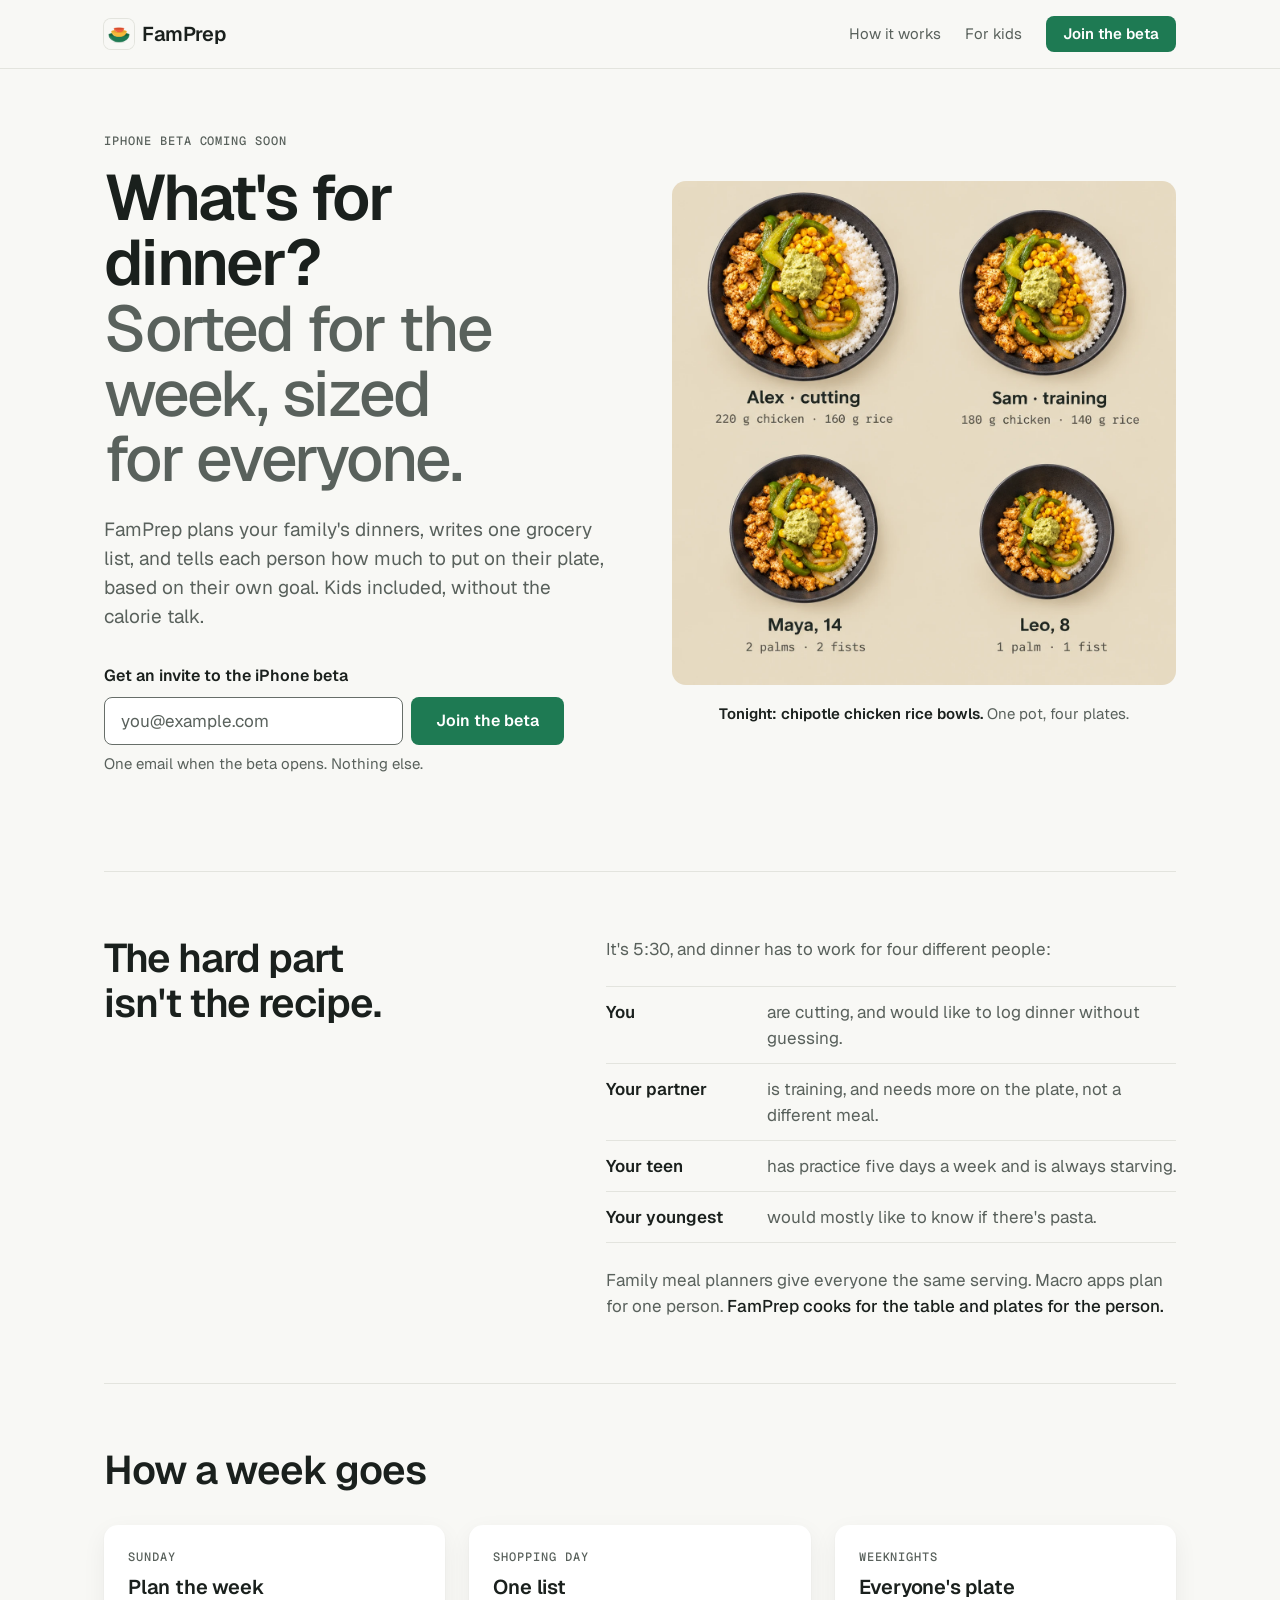
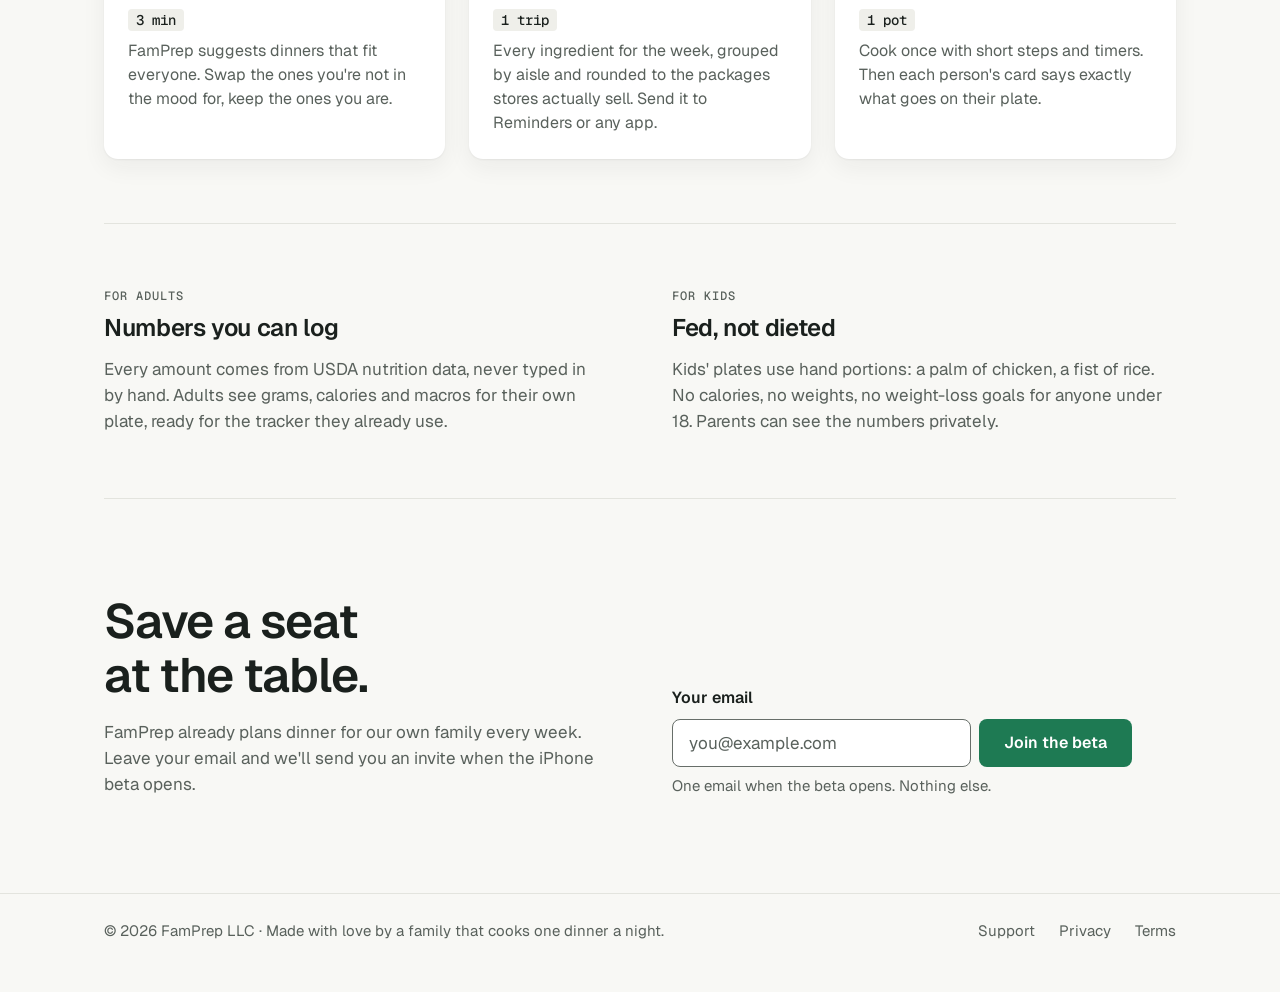
<file: index.html>
<!doctype html>
<html lang="en">
<head>
<meta charset="utf-8">
<meta name="viewport" content="width=device-width, initial-scale=1">
<title>FamPrep · What's for dinner, for every goal</title>
<meta name="description" content="For parents with a nutrition goal who cook one dinner for the whole family. FamPrep plans the week and sizes every person's plate to their own goal. Coming soon to iPhone.">
<meta name="theme-color" content="#f8f8f5">
<meta name="color-scheme" content="only light">
<meta property="og:title" content="FamPrep · What's for dinner, for every goal">
<meta property="og:description" content="One family dinner, every plate sized to the person eating it. Coming soon to iPhone.">
<meta property="og:url" content="https://famprep.app/">
<meta property="og:image" content="https://famprep.app/apple-touch-icon.png">
<link rel="icon" href="favicon.ico?v=3" sizes="32x32 48x48">
<link rel="icon" href="favicon.svg?v=3" type="image/svg+xml">
<link rel="apple-touch-icon" href="apple-touch-icon.png?v=3">
<link rel="preconnect" href="https://fonts.googleapis.com">
<link rel="preconnect" href="https://fonts.gstatic.com" crossorigin>
<link rel="stylesheet" href="https://fonts.googleapis.com/css2?family=Geist:wght@400..700&family=Geist+Mono:wght@400..600&display=swap">
<link rel="stylesheet" href="site.css?v=1">
<style>
  /* Hero */
  .hero { display: grid; grid-template-columns: 1fr 1fr; gap: var(--space-16); align-items: center; padding: var(--space-16) 0 var(--space-24); }
  h1 { font-size: clamp(42px, 5.4vw, 64px); line-height: 1.02; letter-spacing: -0.035em; }
  h1 span { display: block; color: var(--slate); font-weight: 500; }
  .lede { margin: var(--space-6) 0 var(--space-8); color: var(--slate); font-size: 19px; line-height: 29px; max-width: 32em; }

  /* EmailSignup */
  .signup { max-width: 460px; }
  .signup label[for] { display: block; font-size: 16px; font-weight: 600; margin-bottom: var(--space-2); }
  .signup .row { display: flex; gap: var(--space-2); }
  .signup input[type=email] { flex: 1; min-width: 0; min-height: 48px; padding: 0 var(--space-4); font: inherit; font-size: 17px; color: var(--ink);
    background: var(--tile); border: 1px solid var(--stainless); border-radius: var(--radius-md); }
  .signup input[type=email]::placeholder { color: var(--slate); }
  .signup .note { margin-top: var(--space-2); font-size: 15px; line-height: 22px; color: var(--slate); }
  .signup.done .row, .signup.done label[for] { display: none; }
  .signup.done .note { margin: 0; font-size: 20px; line-height: 28px; font-weight: 600; color: var(--ink); }
  .signup.error input[type=email] { border-color: var(--error); }
  .signup.error .note { color: var(--error); }
  .hp { position: absolute; left: -9999px; }

  /* The board: one dinner, four bowls (photo with its own labels) */
  .board img { display: block; width: 100%; height: auto; border-radius: var(--radius-lg); }
  .board figcaption { margin-top: var(--space-4); text-align: center; font-size: 15px; color: var(--slate); }
  .board figcaption b { color: var(--ink); font-weight: 600; }

  /* Sections */
  section.block { border-top: 1px solid var(--grout); padding: var(--space-16) 0; }
  h2 { font-size: clamp(30px, 3.4vw, 40px); line-height: 1.12; letter-spacing: -0.025em; }
  .split { display: grid; grid-template-columns: 1fr 1.3fr; gap: var(--space-16); }
  .prose { max-width: 62ch; }
  .prose > p { color: var(--slate); }
  .people { list-style: none; margin: var(--space-6) 0; padding: 0; }
  .people li { display: grid; grid-template-columns: 8.5em 1fr; gap: var(--space-4); padding: var(--space-3) 0; border-top: 1px solid var(--grout); }
  .people li:last-child { border-bottom: 1px solid var(--grout); }
  .people b { font-weight: 600; }
  .people span { color: var(--slate); }
  .prose .pos { color: var(--ink); font-weight: 500; }

  .week { list-style: none; padding: 0; margin: var(--space-8) 0 0; display: grid; grid-template-columns: repeat(3, 1fr); gap: var(--space-6); }
  .week li { background: var(--tile); border-radius: var(--radius-lg); box-shadow: var(--shadow-lift); padding: var(--space-6); display: flex; flex-direction: column; gap: var(--space-2); }
  .week h3 { font-size: 20px; line-height: 28px; letter-spacing: -0.01em; }
  .week p:last-child { color: var(--slate); font-size: 16px; line-height: 24px; }
  .qty { align-self: flex-start; font-family: var(--mono); font-size: 14px; line-height: 22px; font-weight: 500; background: var(--counter); border-radius: var(--radius-sm); padding: 0 var(--space-2); }

  .pair { display: grid; grid-template-columns: 1fr 1fr; gap: var(--space-16); }
  .pair h3 { font-size: 24px; line-height: 32px; letter-spacing: -0.015em; margin: var(--space-2) 0 var(--space-3); }
  .pair p:last-child { color: var(--slate); max-width: 46ch; }

  .join { border-top: 1px solid var(--grout); padding: var(--space-24) 0; display: grid; grid-template-columns: 1fr 1fr; gap: var(--space-16); align-items: end; }
  .join h2 { font-size: clamp(34px, 4vw, 48px); }
  .join .prose { margin-top: var(--space-4); }

  @media (max-width: 920px) {
    .hero, .split, .pair, .join { grid-template-columns: 1fr; gap: var(--space-12); }
    .hero { padding: var(--space-12) 0 var(--space-16); }
    .week { grid-template-columns: 1fr; }
    section.block { padding: var(--space-12) 0; }
    .join { padding: var(--space-16) 0; }
  }
  @media (max-width: 640px) {
    .signup .row { flex-direction: column; }
    .signup input[type=email] { flex: none; }
    .people li { grid-template-columns: 7em 1fr; gap: var(--space-3); }
  }
</style>
</head>
<body>
<a class="skip" href="#join-hero">Skip to the beta sign-up</a>
<header class="siteheader">
  <div class="wrap">
    <a class="brand" href="/"><img src="apple-touch-icon.png?v=3" width="30" height="30" alt="">FamPrep</a>
    <nav aria-label="Site">
      <a href="#how">How it works</a>
      <a href="#kids">For kids</a>
      <a class="btn btn-sm" href="#join">Join the beta</a>
    </nav>
  </div>
</header>

<main class="wrap">
  <section class="hero">
    <div>
      <p class="label">iPhone beta coming soon</p>
      <h1 style="margin-top: var(--space-4)">What's for dinner?<span>Sorted for the week, sized for everyone.</span></h1>
      <p class="lede">FamPrep plans your family's dinners, writes one grocery list, and tells each person how much to put on their plate, based on their own goal. Kids included, without the calorie talk.</p>
      <!-- Sign-ups go to the "FamPrep beta" Google Form; the script at the end sends both forms. -->
      <form class="signup" novalidate>
        <p class="hp" aria-hidden="true"><label>Company <input name="company" tabindex="-1" autocomplete="off"></label></p>
        <label for="join-hero">Get an invite to the iPhone beta</label>
        <div class="row">
          <input id="join-hero" type="email" name="email" required autocomplete="email" placeholder="you@example.com" aria-describedby="note-hero">
          <button class="btn" type="submit">Join the beta</button>
        </div>
        <p class="note" id="note-hero" role="status">One email when the beta opens. Nothing else.</p>
      </form>
    </div>

    <figure class="board" style="margin:0">
      <img src="one-dinner-four-plates.webp" width="1254" height="1254" fetchpriority="high"
        alt="The same chipotle chicken rice bowl in four sizes. Alex, cutting: 220 g chicken and 160 g rice. Sam, training: 180 g chicken and 140 g rice. Maya, 14: 2 palms of chicken and 2 fists of rice. Leo, 8: 1 palm and 1 fist.">
      <figcaption><b>Tonight: chipotle chicken rice bowls.</b> One pot, four plates.</figcaption>
    </figure>
  </section>

  <section class="block split">
    <h2>The hard part isn't the recipe.</h2>
    <div class="prose">
      <p>It's 5:30, and dinner has to work for four different people:</p>
      <ul class="people">
        <li><b>You</b><span>are cutting, and would like to log dinner without guessing.</span></li>
        <li><b>Your partner</b><span>is training, and needs more on the plate, not a different meal.</span></li>
        <li><b>Your teen</b><span>has practice five days a week and is always starving.</span></li>
        <li><b>Your youngest</b><span>would mostly like to know if there's pasta.</span></li>
      </ul>
      <p>Family meal planners give everyone the same serving. Macro apps plan for one person. <span class="pos">FamPrep cooks for the table and plates for the person.</span></p>
    </div>
  </section>

  <section class="block" id="how">
    <h2>How a week goes</h2>
    <ol class="week">
      <li>
        <p class="label">Sunday</p>
        <h3>Plan the week</h3>
        <span class="qty">3 min</span>
        <p>FamPrep suggests dinners that fit everyone. Swap the ones you're not in the mood for, keep the ones you are.</p>
      </li>
      <li>
        <p class="label">Shopping day</p>
        <h3>One list</h3>
        <span class="qty">1 trip</span>
        <p>Every ingredient for the week, grouped by aisle and rounded to the packages stores actually sell. Send it to Reminders or any app.</p>
      </li>
      <li>
        <p class="label">Weeknights</p>
        <h3>Everyone's plate</h3>
        <span class="qty">1 pot</span>
        <p>Cook once with short steps and timers. Then each person's card says exactly what goes on their plate.</p>
      </li>
    </ol>
  </section>

  <section class="block pair" id="kids">
    <div>
      <p class="label">For adults</p>
      <h3>Numbers you can log</h3>
      <p>Every amount comes from USDA nutrition data, never typed in by hand. Adults see grams, calories and macros for their own plate, ready for the tracker they already use.</p>
    </div>
    <div>
      <p class="label">For kids</p>
      <h3>Fed, not dieted</h3>
      <p>Kids' plates use hand portions: a palm of chicken, a fist of rice. No calories, no weights, no weight-loss goals for anyone under 18. Parents can see the numbers privately.</p>
    </div>
  </section>

  <section class="join" id="join">
    <div>
      <h2>Save a seat at the table.</h2>
      <p class="prose" style="color: var(--slate)">FamPrep already plans dinner for our own family every week. Leave your email and we'll send you an invite when the iPhone beta opens.</p>
    </div>
    <form class="signup" novalidate>
      <p class="hp" aria-hidden="true"><label>Company <input name="company" tabindex="-1" autocomplete="off"></label></p>
      <label for="join-bottom">Your email</label>
      <div class="row">
        <input id="join-bottom" type="email" name="email" required autocomplete="email" placeholder="you@example.com" aria-describedby="note-bottom">
        <button class="btn" type="submit">Join the beta</button>
      </div>
      <p class="note" id="note-bottom" role="status">One email when the beta opens. Nothing else.</p>
    </form>
  </section>
</main>

<footer>
  <div class="wrap">
    <span>© 2026 FamPrep LLC · Made with love by a family that cooks one dinner a night.</span>
    <nav aria-label="Legal"><a href="/support">Support</a><a href="/privacy">Privacy</a><a href="/terms">Terms</a></nav>
  </div>
</footer>
<script>
  // Google Form "FamPrep beta" (responses go to the owner's linked Google Sheet). Visitors never see Google: the
  // page posts the answers in the background. Google doesn't let other sites read its reply (no-cors), so a
  // request that reaches Google counts as success; check the Sheet when changing anything here.
  const GOOGLE_FORM = {
    endpoint: 'https://docs.google.com/forms/d/e/1FAIpQLSfy7kdEBlFObv1eQNO43qg7d52NYvXVYG4sWL-dQVUy-uPCDg/formResponse',
    email: 'entry.1671703281',
    source: 'entry.1920435947'
  };
  // Where sign-ups come from (utm_source, else the referring site), for the beta's traffic test in docs/positioning.md.
  const params = new URLSearchParams(location.search);
  let source = params.get('utm_source') || '';
  try { if (!source && document.referrer) source = new URL(document.referrer).hostname; } catch (e) {}
  source = source || 'direct';

  document.querySelectorAll('form.signup').forEach(form => {
    const note = form.querySelector('.note');
    const button = form.querySelector('button');
    const email = form.querySelector('input[type=email]');
    const fail = message => {
      form.classList.add('error');
      note.textContent = message;
      button.removeAttribute('aria-busy');
      button.textContent = 'Join the beta';
    };
    form.addEventListener('submit', async event => {
      event.preventDefault();
      if (button.getAttribute('aria-busy') === 'true') return;
      form.classList.remove('error');
      email.value = email.value.trim();
      if (!email.checkValidity()) {
        fail('Enter your full email address, like name@example.com.');
        email.focus();
        return;
      }
      button.setAttribute('aria-busy', 'true');
      button.textContent = 'Joining…';
      const done = () => {
        form.classList.add('done');
        note.textContent = "You're on the list. We'll email you when the beta opens.";
      };
      // Bots fill the hidden "company" field; thank them and send nothing.
      if (form.querySelector('[name=company]').value) return done();
      const body = new URLSearchParams({ [GOOGLE_FORM.email]: email.value, [GOOGLE_FORM.source]: source });
      try {
        await fetch(GOOGLE_FORM.endpoint, { method: 'POST', mode: 'no-cors', body });
        done();
      } catch (e) {
        console.warn('Sign-up failed:', e.message);
        fail("That didn't go through. Please try again in a moment, or email support@famprep.app.");
      }
    });
  });
</script>
</body>
</html>
</file>
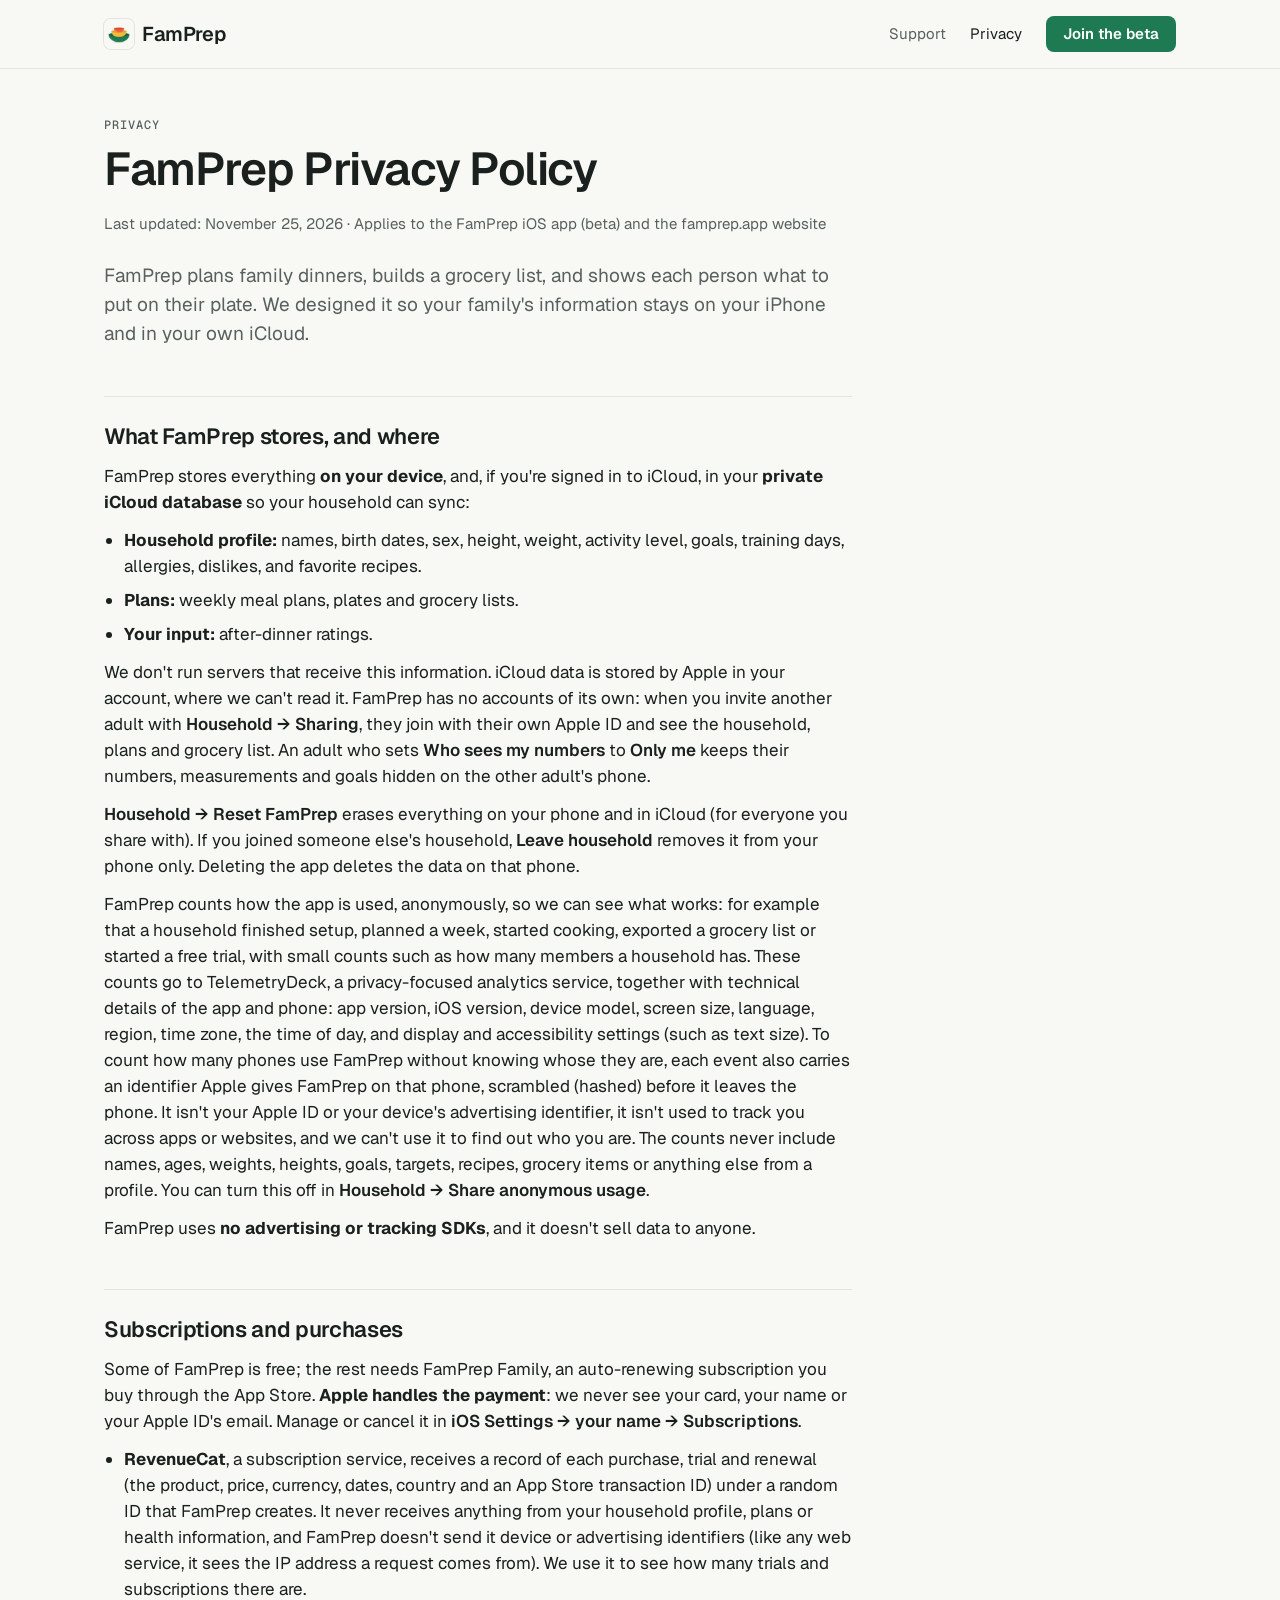
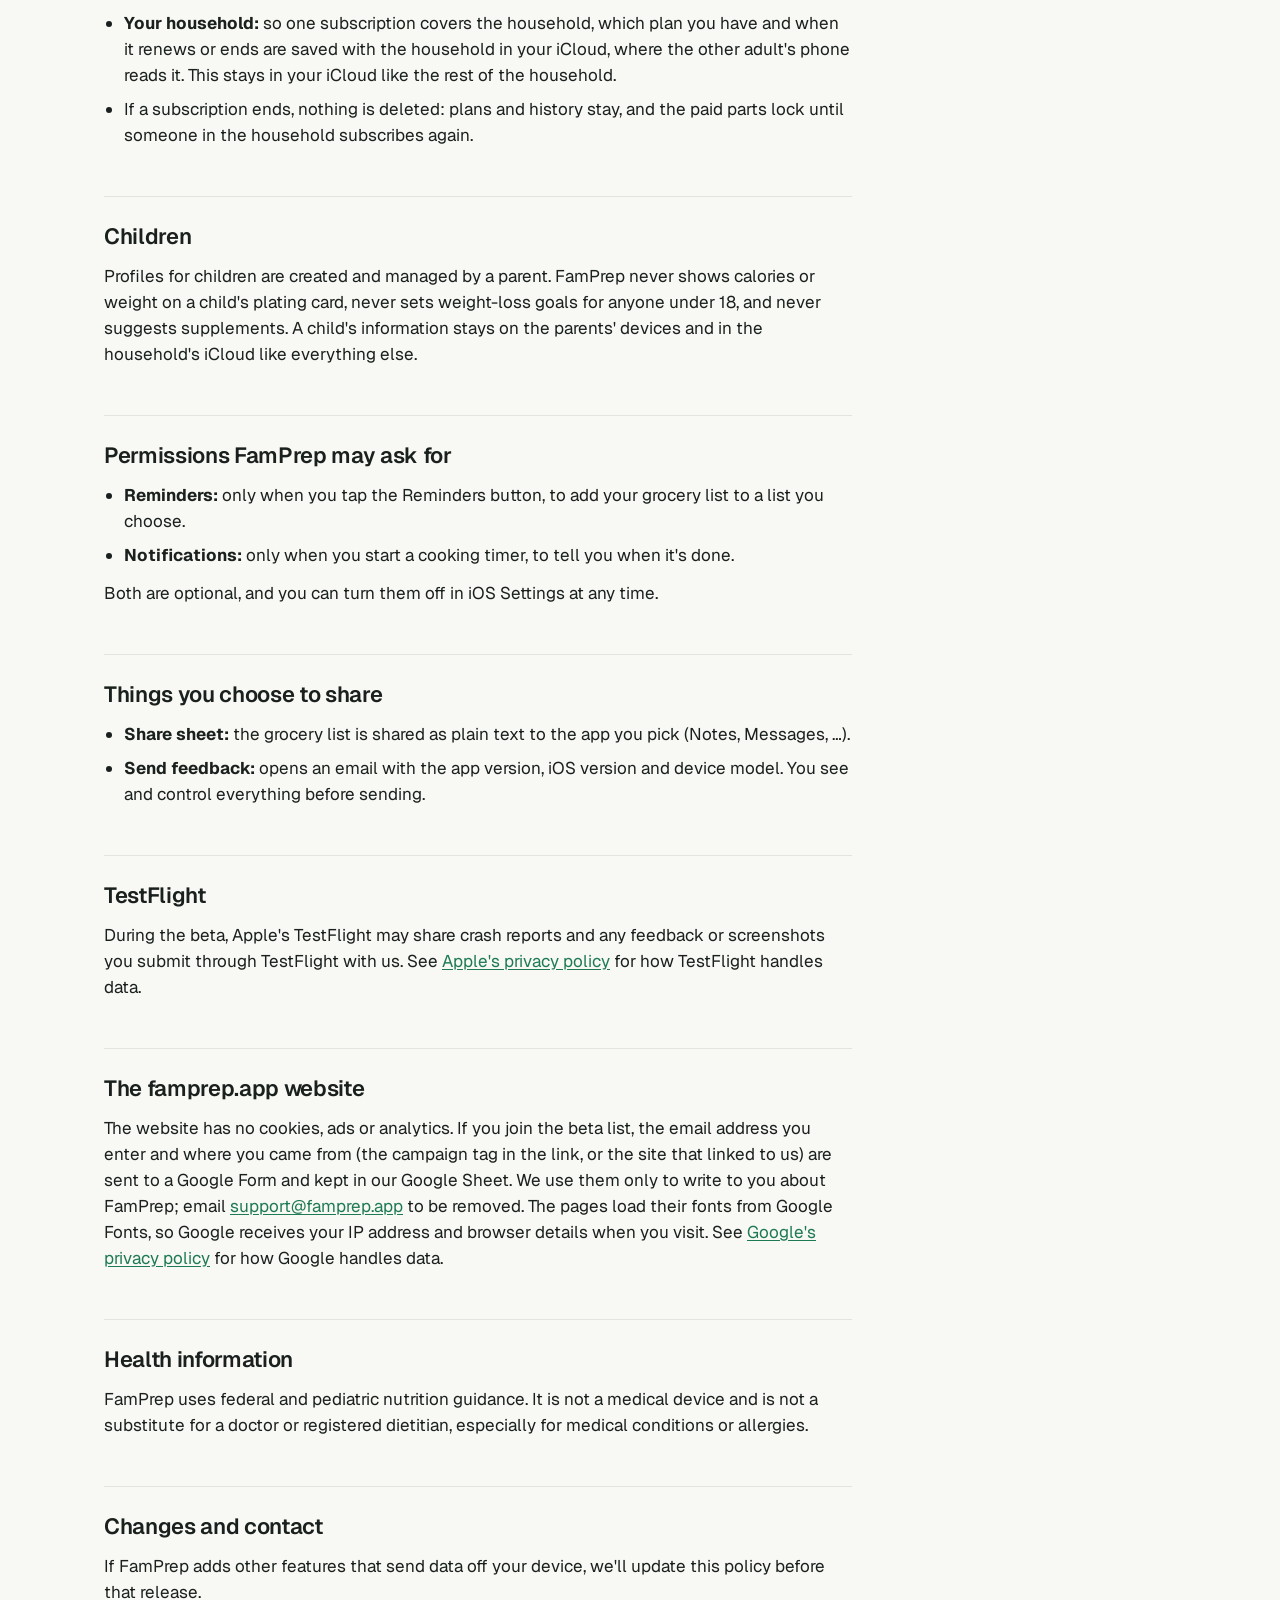
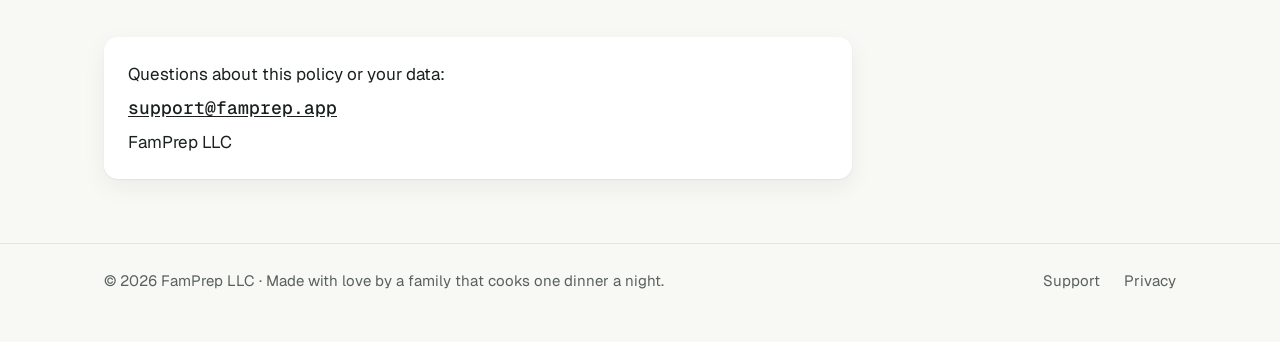
<file: privacy.html>
<!doctype html>
<html lang="en">
<head>
<meta charset="utf-8">
<meta name="viewport" content="width=device-width, initial-scale=1">
<title>Privacy Policy · FamPrep</title>
<meta name="description" content="How the FamPrep iOS app handles your family's information: it stays on your iPhone and in your own iCloud. Anonymous usage counts only; no advertising or tracking.">
<meta name="theme-color" content="#f8f8f5">
<meta name="color-scheme" content="only light">
<link rel="canonical" href="https://famprep.app/privacy">
<link rel="icon" href="favicon.ico?v=3" sizes="32x32 48x48">
<link rel="icon" href="favicon.svg?v=3" type="image/svg+xml">
<link rel="apple-touch-icon" href="apple-touch-icon.png?v=3">
<link rel="preconnect" href="https://fonts.googleapis.com">
<link rel="preconnect" href="https://fonts.gstatic.com" crossorigin>
<link rel="stylesheet" href="https://fonts.googleapis.com/css2?family=Geist:wght@400..700&family=Geist+Mono:wght@400..600&display=swap">
<link rel="stylesheet" href="site.css?v=1">
</head>
<body>
<!-- Source: docs/privacy-policy.md. Change both together. -->
<a class="skip" href="#main">Skip to the policy</a>
<header class="siteheader">
  <div class="wrap">
    <a class="brand" href="/"><img src="apple-touch-icon.png?v=3" width="30" height="30" alt="">FamPrep</a>
    <nav aria-label="Site">
      <a href="/support">Support</a>
      <a href="/privacy" aria-current="page">Privacy</a>
      <a class="btn btn-sm" href="/#join">Join the beta</a>
    </nav>
  </div>
</header>

<main class="wrap" id="main">
  <article class="doc">
    <p class="label">Privacy</p>
    <h1>FamPrep Privacy Policy</h1>
    <p class="meta">Last updated: November 25, 2026 · Applies to the FamPrep iOS app (beta) and the famprep.app website</p>
    <p class="lede">FamPrep plans family dinners, builds a grocery list, and shows each person what to put on their plate. We designed it so your family's information stays on your iPhone and in your own iCloud.</p>

    <h2>What FamPrep stores, and where</h2>
    <p>FamPrep stores everything <strong>on your device</strong>, and, if you're signed in to iCloud, in your <strong>private iCloud database</strong> so your household can sync:</p>
    <ul>
      <li><strong>Household profile:</strong> names, birth dates, sex, height, weight, activity level, goals, training days, allergies, dislikes, and favorite recipes.</li>
      <li><strong>Plans:</strong> weekly meal plans, plates and grocery lists.</li>
      <li><strong>Your input:</strong> after-dinner ratings.</li>
    </ul>
    <p>We don't run servers that receive this information. iCloud data is stored by Apple in your account, where we can't read it. FamPrep has no accounts of its own: when you invite another adult with <span class="ui">Household → Sharing</span>, they join with their own Apple ID and see the household, plans and grocery list. An adult who sets <span class="ui">Who sees my numbers</span> to <span class="ui">Only me</span> keeps their numbers, measurements and goals hidden on the other adult's phone.</p>
    <p><span class="ui">Household → Reset FamPrep</span> erases everything on your phone and in iCloud (for everyone you share with). If you joined someone else's household, <span class="ui">Leave household</span> removes it from your phone only. Deleting the app deletes the data on that phone.</p>
    <p>FamPrep counts how the app is used, anonymously, so we can see what works: for example that a household finished setup, planned a week, started cooking, exported a grocery list or started a free trial, with small counts such as how many members a household has. These counts go to TelemetryDeck, a privacy-focused analytics service, together with technical details of the app and phone: app version, iOS version, device model, screen size, language, region, time zone, the time of day, and display and accessibility settings (such as text size). To count how many phones use FamPrep without knowing whose they are, each event also carries an identifier Apple gives FamPrep on that phone, scrambled (hashed) before it leaves the phone. It isn't your Apple ID or your device's advertising identifier, it isn't used to track you across apps or websites, and we can't use it to find out who you are. The counts never include names, ages, weights, heights, goals, targets, recipes, grocery items or anything else from a profile. You can turn this off in <span class="ui">Household → Share anonymous usage</span>.</p>
    <p>FamPrep uses <strong>no advertising or tracking SDKs</strong>, and it doesn't sell data to anyone.</p>

    <h2>Subscriptions and purchases</h2>
    <p>Some of FamPrep is free; the rest needs FamPrep Family, an auto-renewing subscription you buy through the App Store. <strong>Apple handles the payment</strong>: we never see your card, your name or your Apple ID's email. Manage or cancel it in <span class="ui">iOS Settings → your name → Subscriptions</span>.</p>
    <ul>
      <li><strong>RevenueCat</strong>, a subscription service, receives a record of each purchase, trial and renewal (the product, price, currency, dates, country and an App Store transaction ID) under a random ID that FamPrep creates. It never receives anything from your household profile, plans or health information, and FamPrep doesn't send it device or advertising identifiers (like any web service, it sees the IP address a request comes from). We use it to see how many trials and subscriptions there are.</li>
      <li><strong>Your household:</strong> so one subscription covers the household, which plan you have and when it renews or ends are saved with the household in your iCloud, where the other adult's phone reads it. This stays in your iCloud like the rest of the household.</li>
      <li>If a subscription ends, nothing is deleted: plans and history stay, and the paid parts lock until someone in the household subscribes again.</li>
    </ul>

    <h2>Children</h2>
    <p>Profiles for children are created and managed by a parent. FamPrep never shows calories or weight on a child's plating card, never sets weight-loss goals for anyone under 18, and never suggests supplements. A child's information stays on the parents' devices and in the household's iCloud like everything else.</p>

    <h2>Permissions FamPrep may ask for</h2>
    <ul>
      <li><strong>Reminders:</strong> only when you tap the Reminders button, to add your grocery list to a list you choose.</li>
      <li><strong>Notifications:</strong> only when you start a cooking timer, to tell you when it's done.</li>
    </ul>
    <p>Both are optional, and you can turn them off in iOS Settings at any time.</p>

    <h2>Things you choose to share</h2>
    <ul>
      <li><strong>Share sheet:</strong> the grocery list is shared as plain text to the app you pick (Notes, Messages, …).</li>
      <li><strong>Send feedback:</strong> opens an email with the app version, iOS version and device model. You see and control everything before sending.</li>
    </ul>

    <h2>TestFlight</h2>
    <p>During the beta, Apple's TestFlight may share crash reports and any feedback or screenshots you submit through TestFlight with us. See <a href="https://www.apple.com/legal/privacy/">Apple's privacy policy</a> for how TestFlight handles data.</p>

    <h2>The famprep.app website</h2>
    <p>The website has no cookies, ads or analytics. If you join the beta list, the email address you enter and where you came from (the campaign tag in the link, or the site that linked to us) are sent to a Google Form and kept in our Google Sheet. We use them only to write to you about FamPrep; email <a href="mailto:support@famprep.app">support@famprep.app</a> to be removed. The pages load their fonts from Google Fonts, so Google receives your IP address and browser details when you visit. See <a href="https://policies.google.com/privacy">Google's privacy policy</a> for how Google handles data.</p>

    <h2>Health information</h2>
    <p>FamPrep uses federal and pediatric nutrition guidance. It is not a medical device and is not a substitute for a doctor or registered dietitian, especially for medical conditions or allergies.</p>

    <h2>Changes and contact</h2>
    <p>If FamPrep adds other features that send data off your device, we'll update this policy before that release.</p>
    <div class="contact">
      <p>Questions about this policy or your data:</p>
      <p><a class="email" href="mailto:support@famprep.app">support@famprep.app</a></p>
      <p>FamPrep LLC</p>
    </div>
  </article>
</main>

<footer>
  <div class="wrap">
    <span>© 2026 FamPrep LLC · Made with love by a family that cooks one dinner a night.</span>
    <nav aria-label="Legal"><a href="/support">Support</a><a href="/privacy" aria-current="page">Privacy</a></nav>
  </div>
</footer>
</body>
</html>
</file>
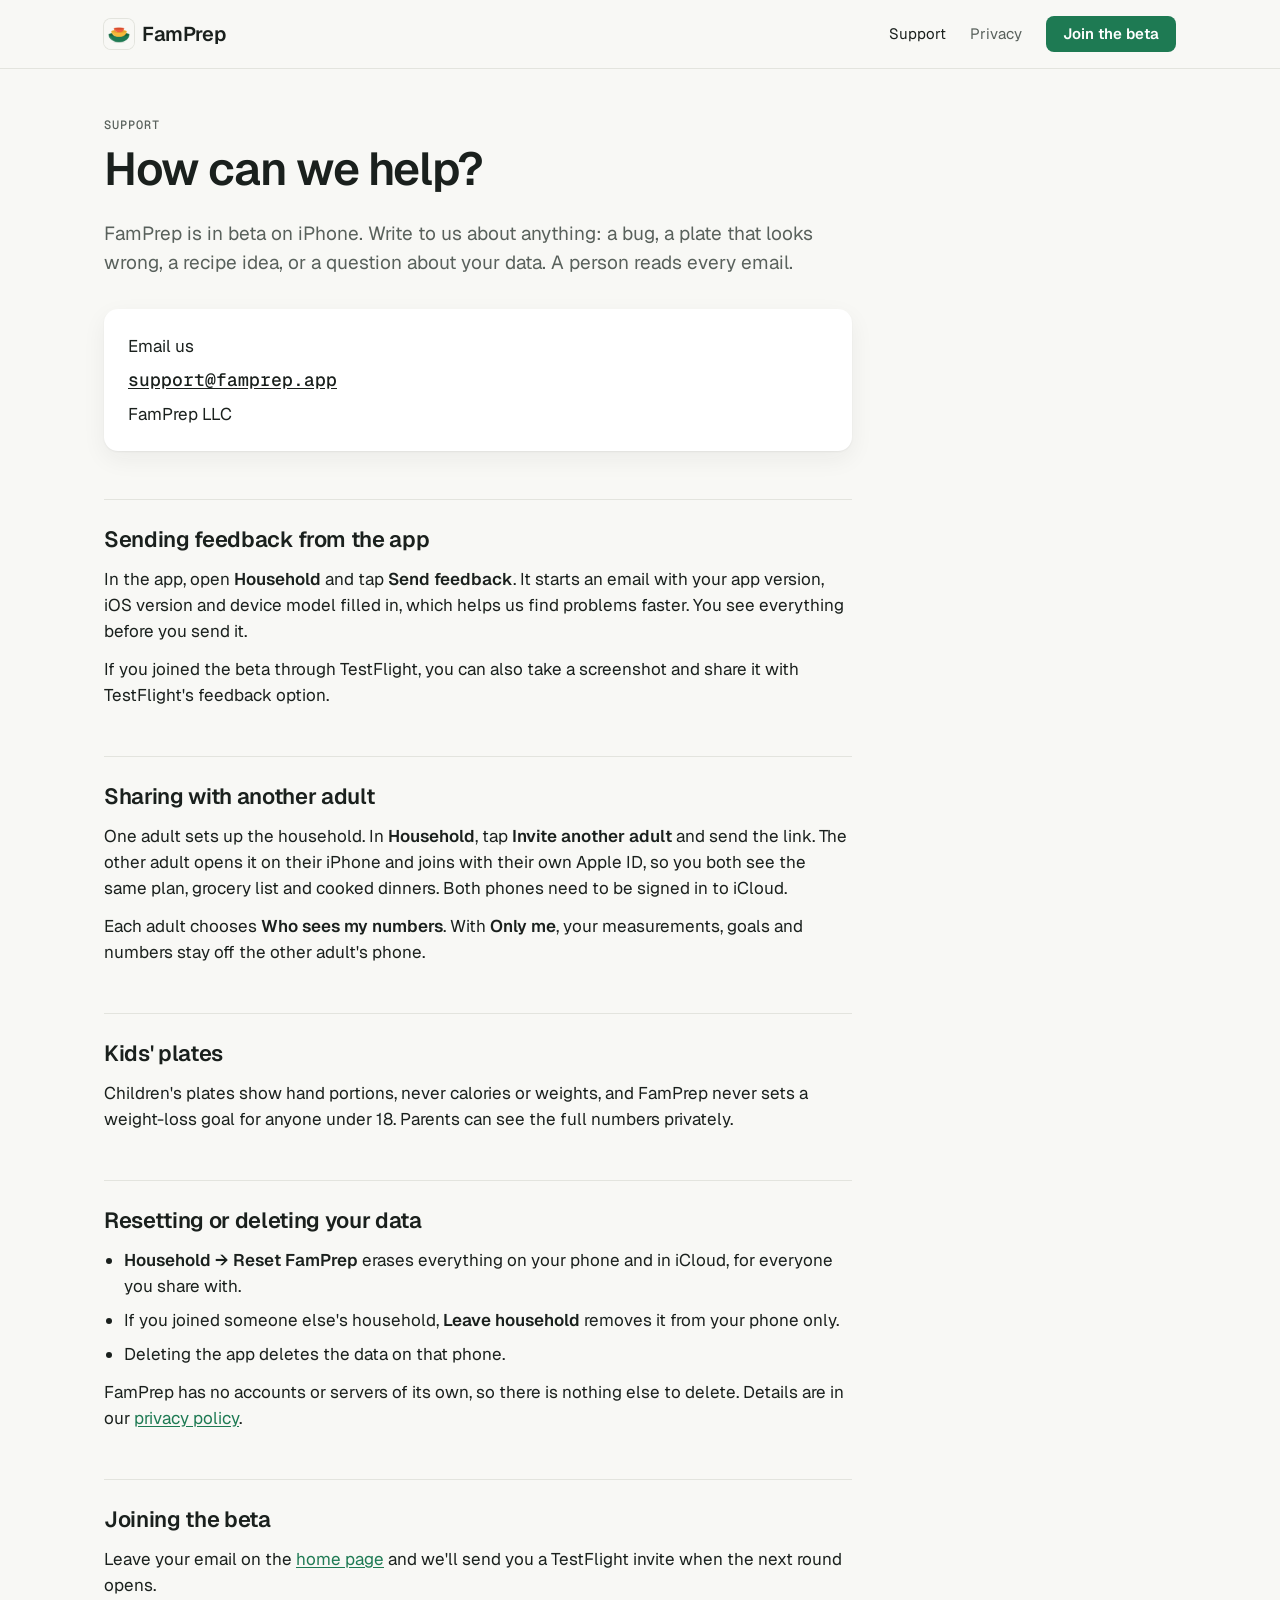
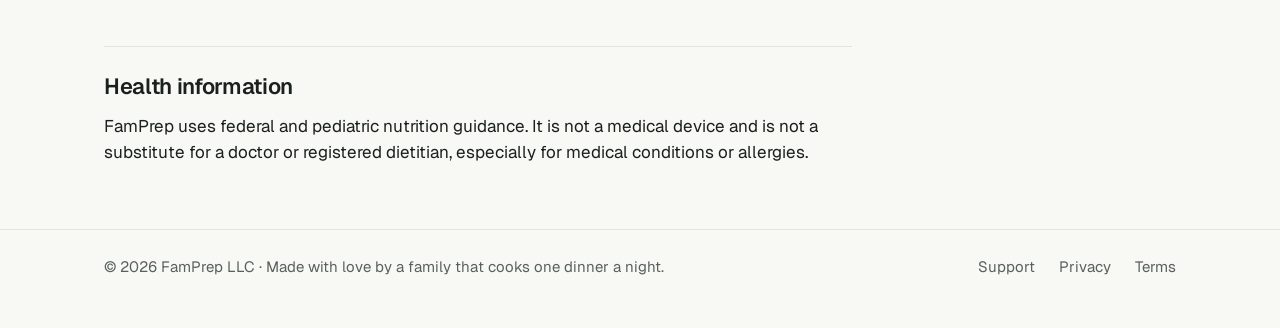
<file: support.html>
<!doctype html>
<html lang="en">
<head>
<meta charset="utf-8">
<meta name="viewport" content="width=device-width, initial-scale=1">
<title>Support · FamPrep</title>
<meta name="description" content="Help with the FamPrep iOS beta: contact support, send feedback, share your household, and reset or delete your data.">
<meta name="theme-color" content="#f8f8f5">
<meta name="color-scheme" content="only light">
<link rel="canonical" href="https://famprep.app/support">
<link rel="icon" href="favicon.ico?v=3" sizes="32x32 48x48">
<link rel="icon" href="favicon.svg?v=3" type="image/svg+xml">
<link rel="apple-touch-icon" href="apple-touch-icon.png?v=3">
<link rel="preconnect" href="https://fonts.googleapis.com">
<link rel="preconnect" href="https://fonts.gstatic.com" crossorigin>
<link rel="stylesheet" href="https://fonts.googleapis.com/css2?family=Geist:wght@400..700&family=Geist+Mono:wght@400..600&display=swap">
<link rel="stylesheet" href="site.css?v=1">
</head>
<body>
<a class="skip" href="#main">Skip to support</a>
<header class="siteheader">
  <div class="wrap">
    <a class="brand" href="/"><img src="apple-touch-icon.png?v=3" width="30" height="30" alt="">FamPrep</a>
    <nav aria-label="Site">
      <a href="/support" aria-current="page">Support</a>
      <a href="/privacy">Privacy</a>
      <a class="btn btn-sm" href="/#join">Join the beta</a>
    </nav>
  </div>
</header>

<main class="wrap" id="main">
  <article class="doc">
    <p class="label">Support</p>
    <h1>How can we help?</h1>
    <p class="lede">FamPrep is in beta on iPhone. Write to us about anything: a bug, a plate that looks wrong, a recipe idea, or a question about your data. A person reads every email.</p>
    <div class="contact">
      <p>Email us</p>
      <p><a class="email" href="mailto:support@famprep.app?subject=FamPrep%20support">support@famprep.app</a></p>
      <p>FamPrep LLC</p>
    </div>

    <h2>Sending feedback from the app</h2>
    <p>In the app, open <span class="ui">Household</span> and tap <span class="ui">Send feedback</span>. It starts an email with your app version, iOS version and device model filled in, which helps us find problems faster. You see everything before you send it.</p>
    <p>If you joined the beta through TestFlight, you can also take a screenshot and share it with TestFlight's feedback option.</p>

    <h2>Sharing with another adult</h2>
    <p>One adult sets up the household. In <span class="ui">Household</span>, tap <span class="ui">Invite another adult</span> and send the link. The other adult opens it on their iPhone and joins with their own Apple ID, so you both see the same plan, grocery list and cooked dinners. Both phones need to be signed in to iCloud.</p>
    <p>Each adult chooses <span class="ui">Who sees my numbers</span>. With <span class="ui">Only me</span>, your measurements, goals and numbers stay off the other adult's phone.</p>

    <h2>Kids' plates</h2>
    <p>Children's plates show hand portions, never calories or weights, and FamPrep never sets a weight-loss goal for anyone under 18. Parents can see the full numbers privately.</p>

    <h2>Resetting or deleting your data</h2>
    <ul>
      <li><span class="ui">Household → Reset FamPrep</span> erases everything on your phone and in iCloud, for everyone you share with.</li>
      <li>If you joined someone else's household, <span class="ui">Leave household</span> removes it from your phone only.</li>
      <li>Deleting the app deletes the data on that phone.</li>
    </ul>
    <p>FamPrep has no accounts or servers of its own, so there is nothing else to delete. Details are in our <a href="/privacy">privacy policy</a>.</p>

    <h2>Joining the beta</h2>
    <p>Leave your email on the <a href="/#join">home page</a> and we'll send you a TestFlight invite when the next round opens.</p>

    <h2>Health information</h2>
    <p>FamPrep uses federal and pediatric nutrition guidance. It is not a medical device and is not a substitute for a doctor or registered dietitian, especially for medical conditions or allergies.</p>
  </article>
</main>

<footer>
  <div class="wrap">
    <span>© 2026 FamPrep LLC · Made with love by a family that cooks one dinner a night.</span>
    <nav aria-label="Legal"><a href="/support" aria-current="page">Support</a><a href="/privacy">Privacy</a><a href="/terms">Terms</a></nav>
  </div>
</footer>
</body>
</html>
</file>
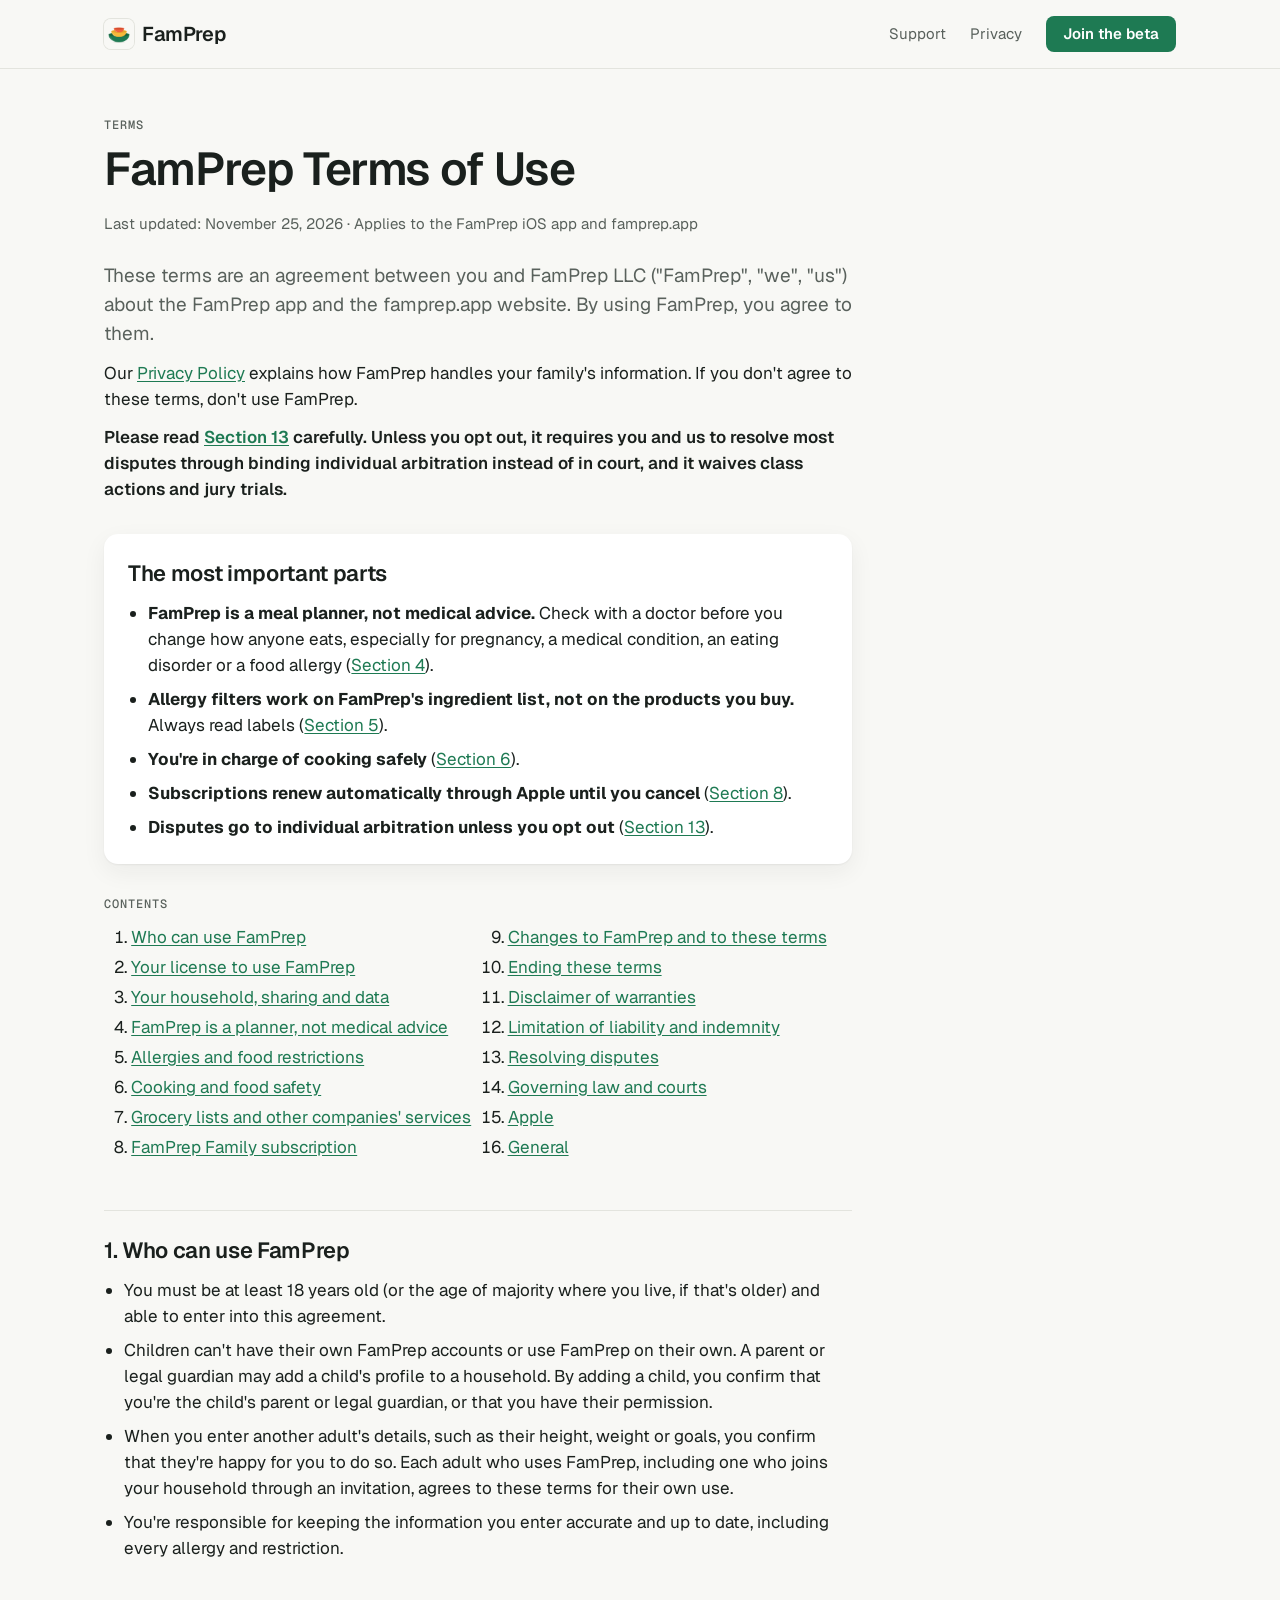
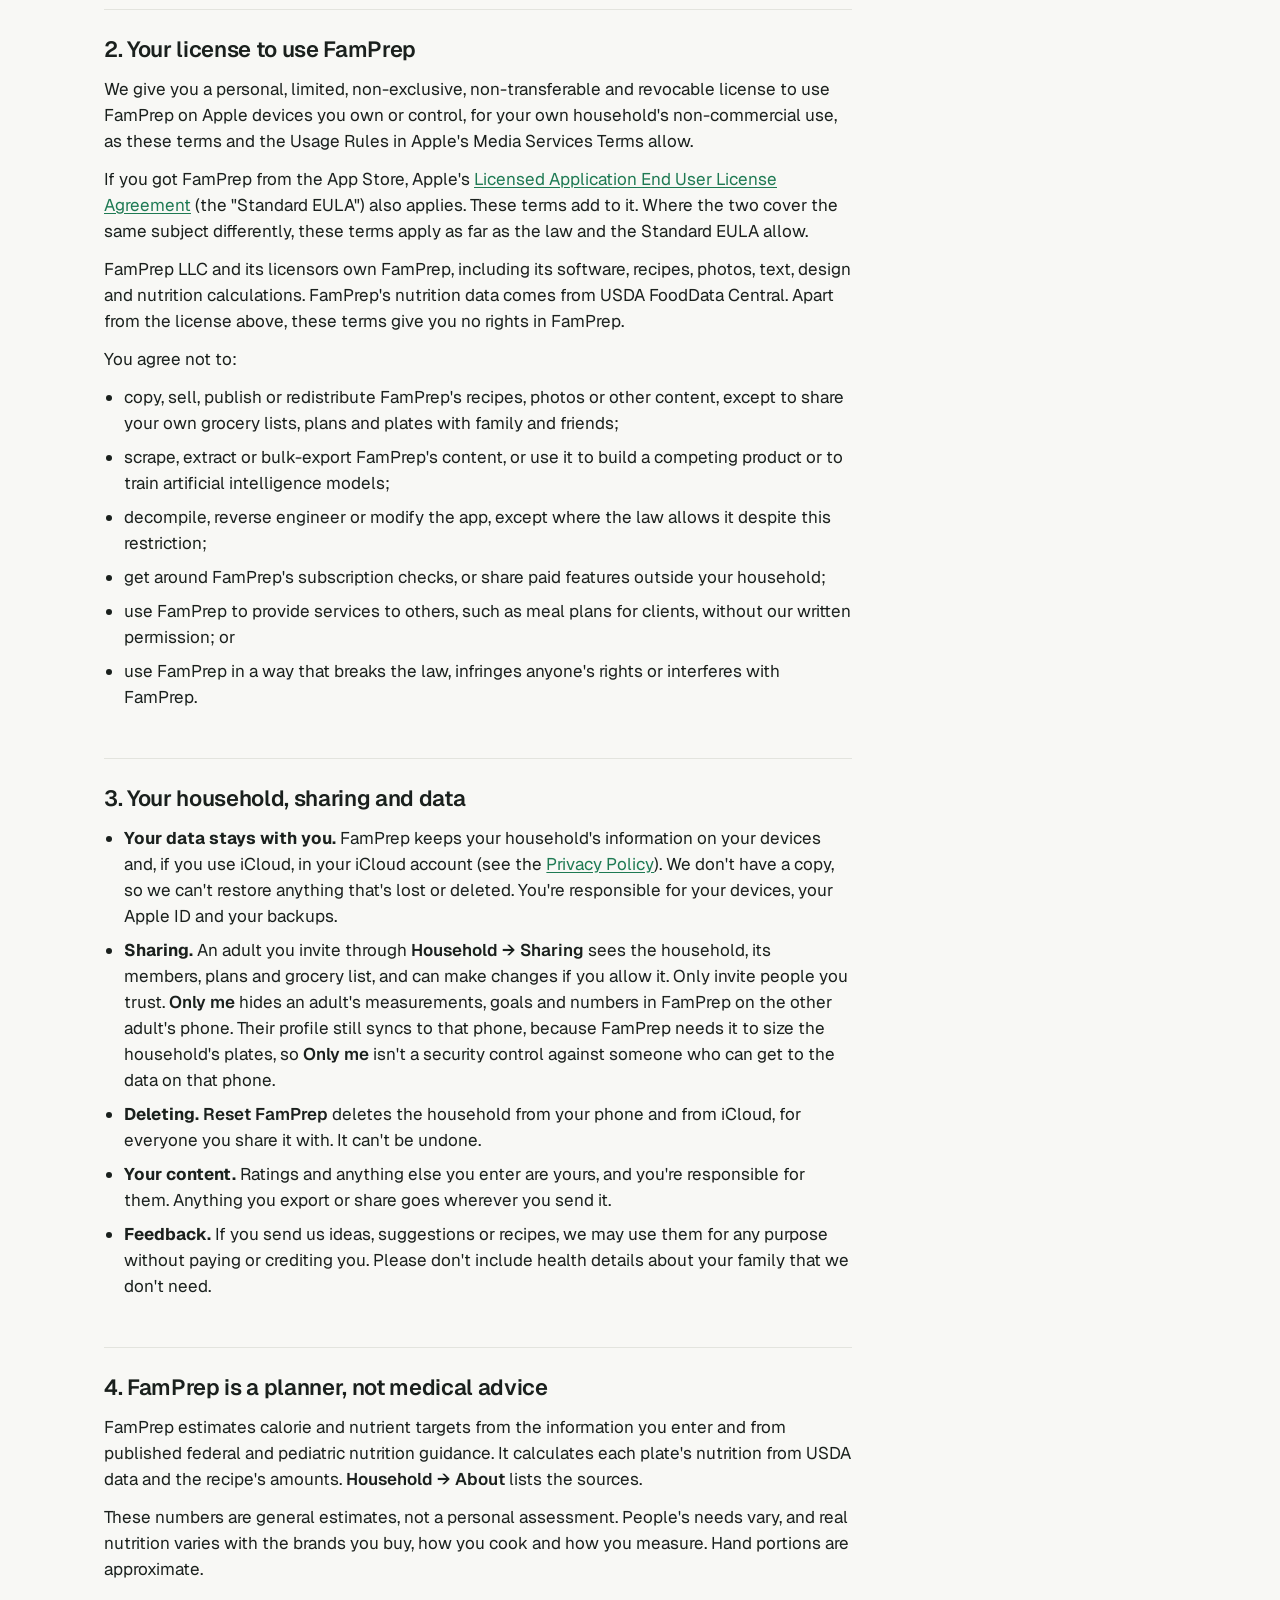
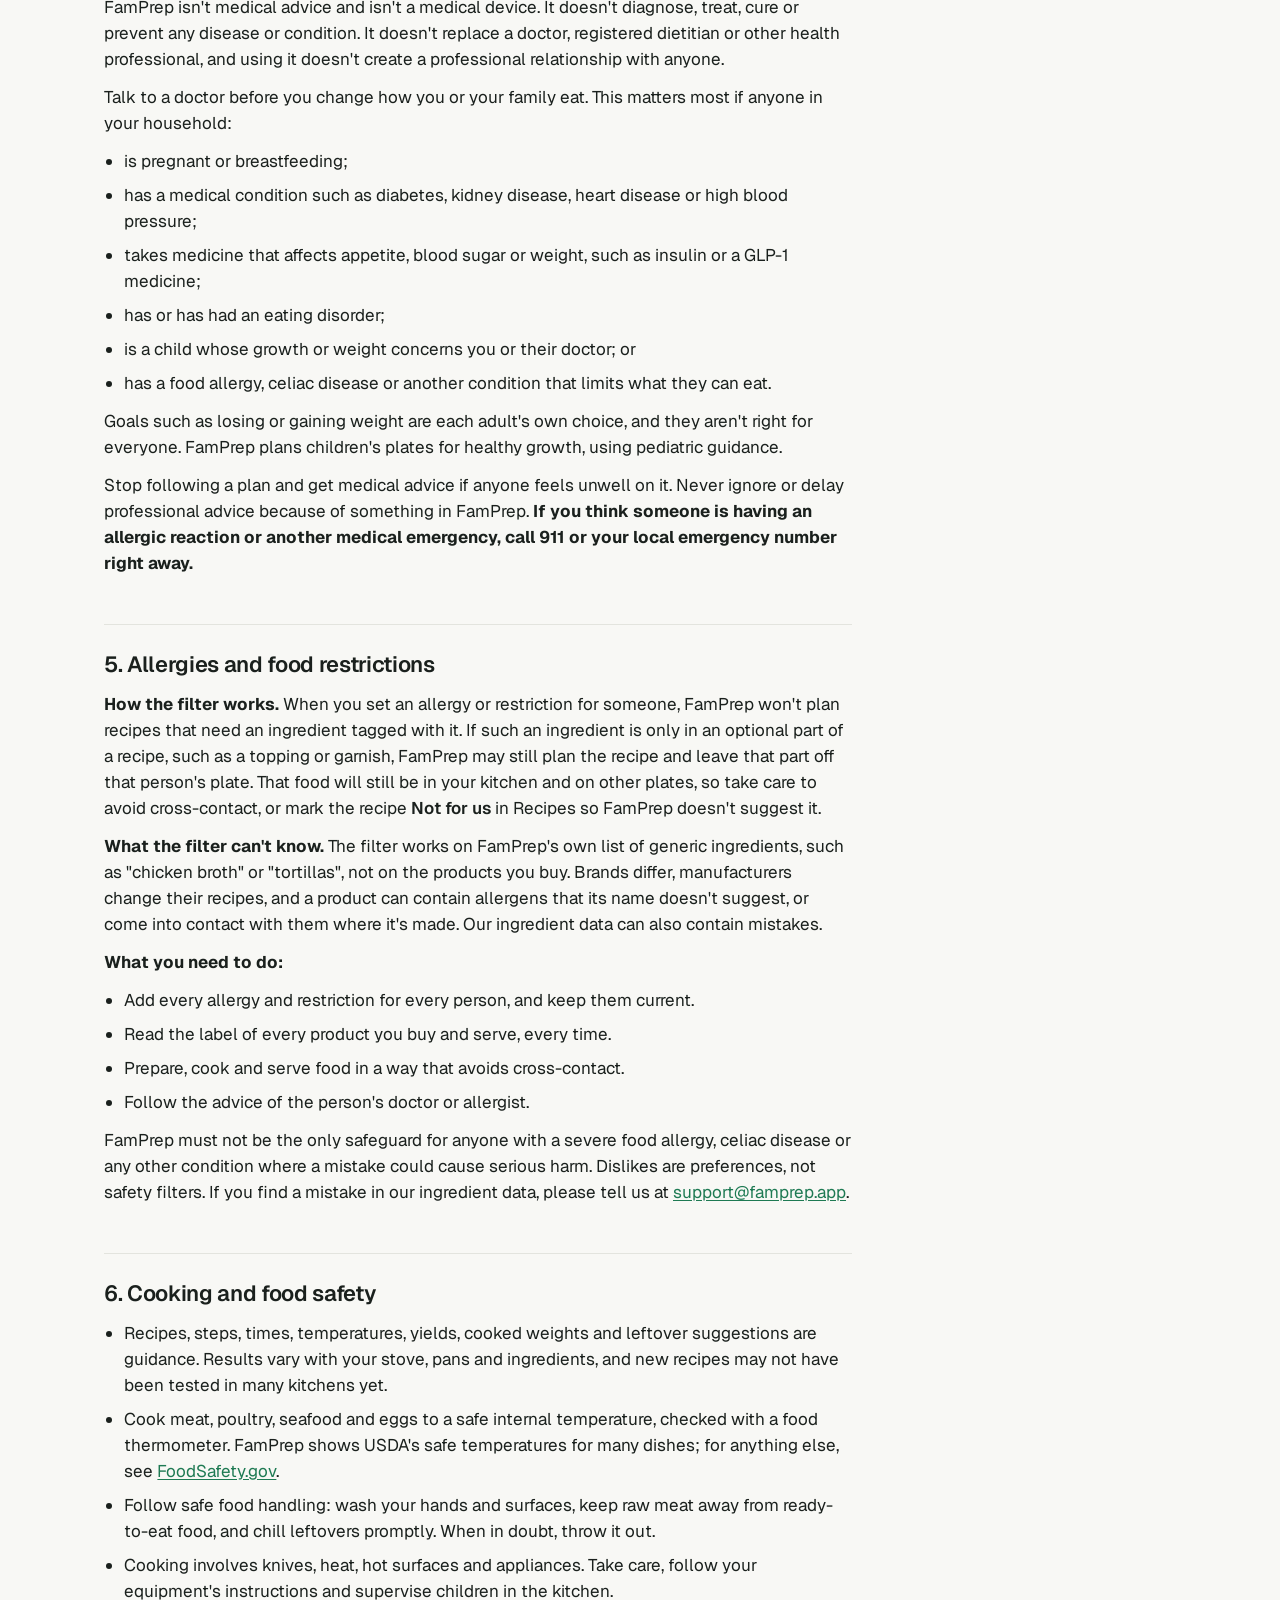
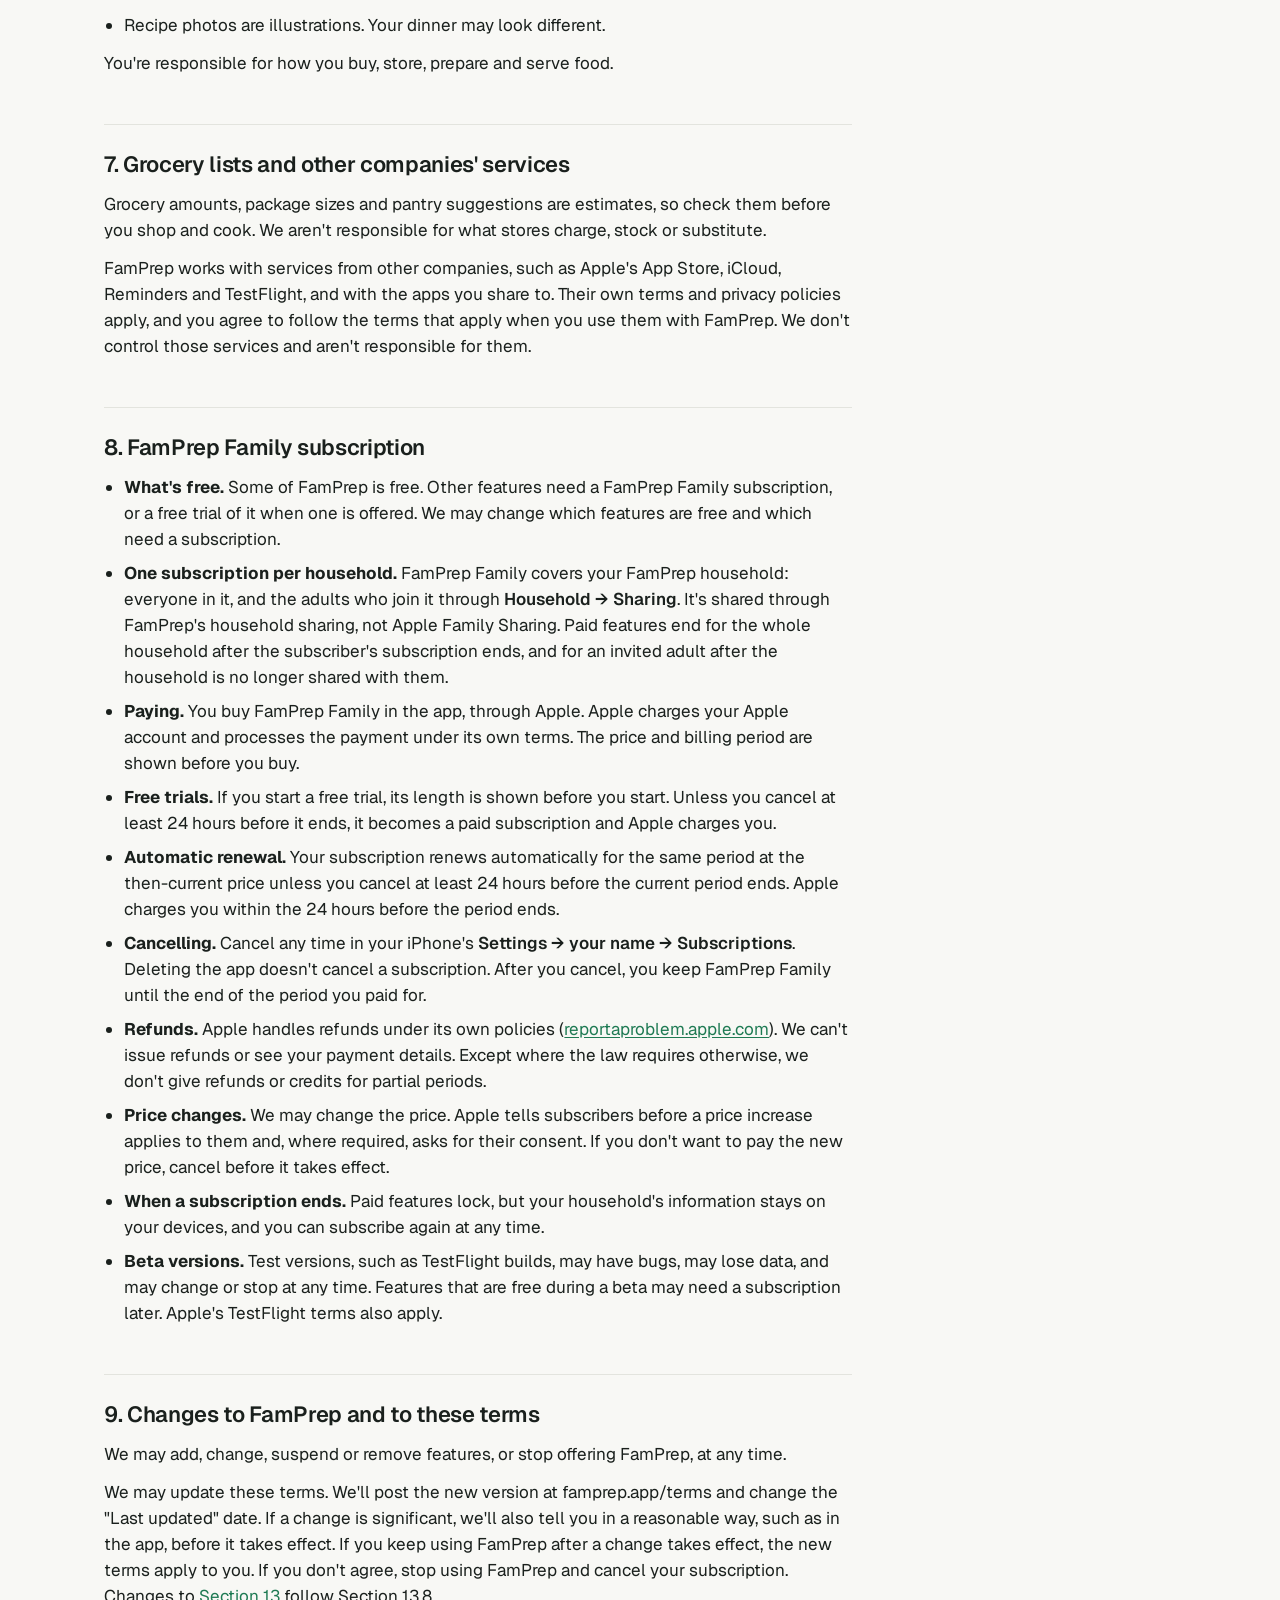
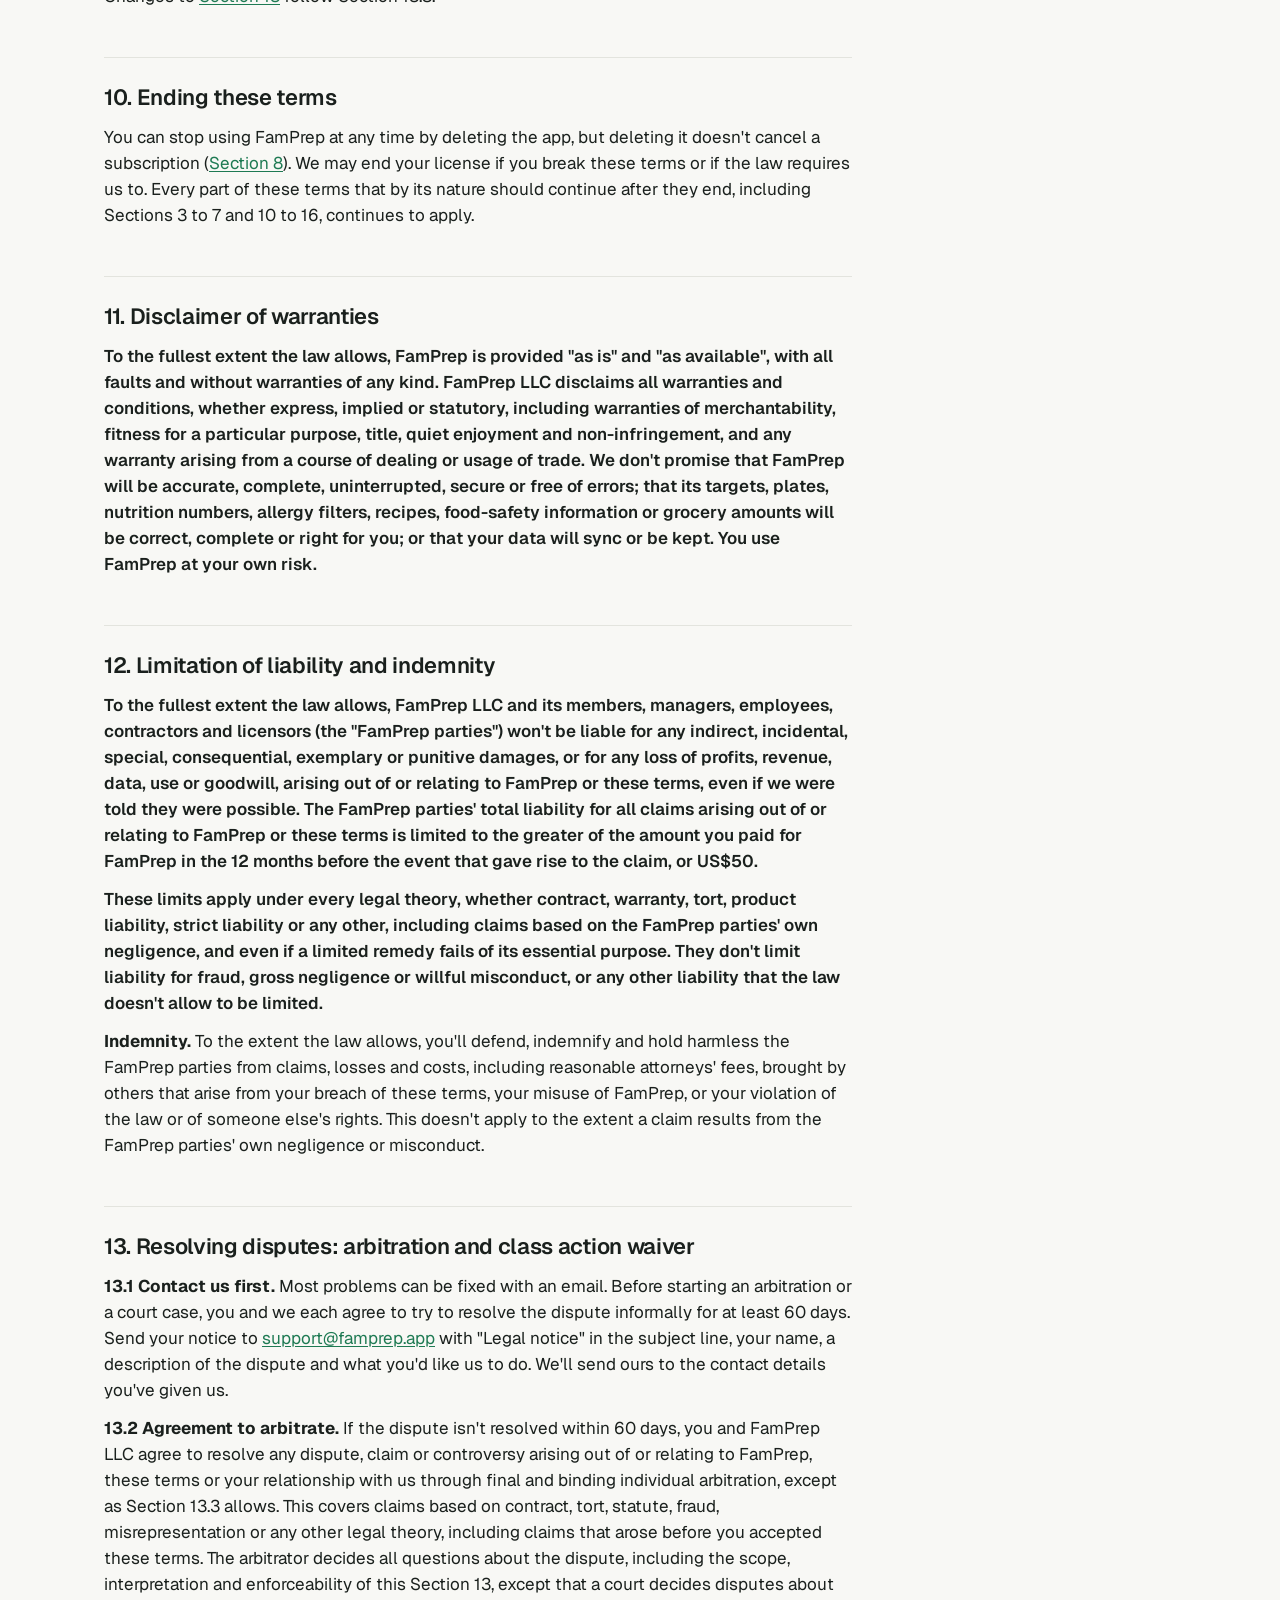
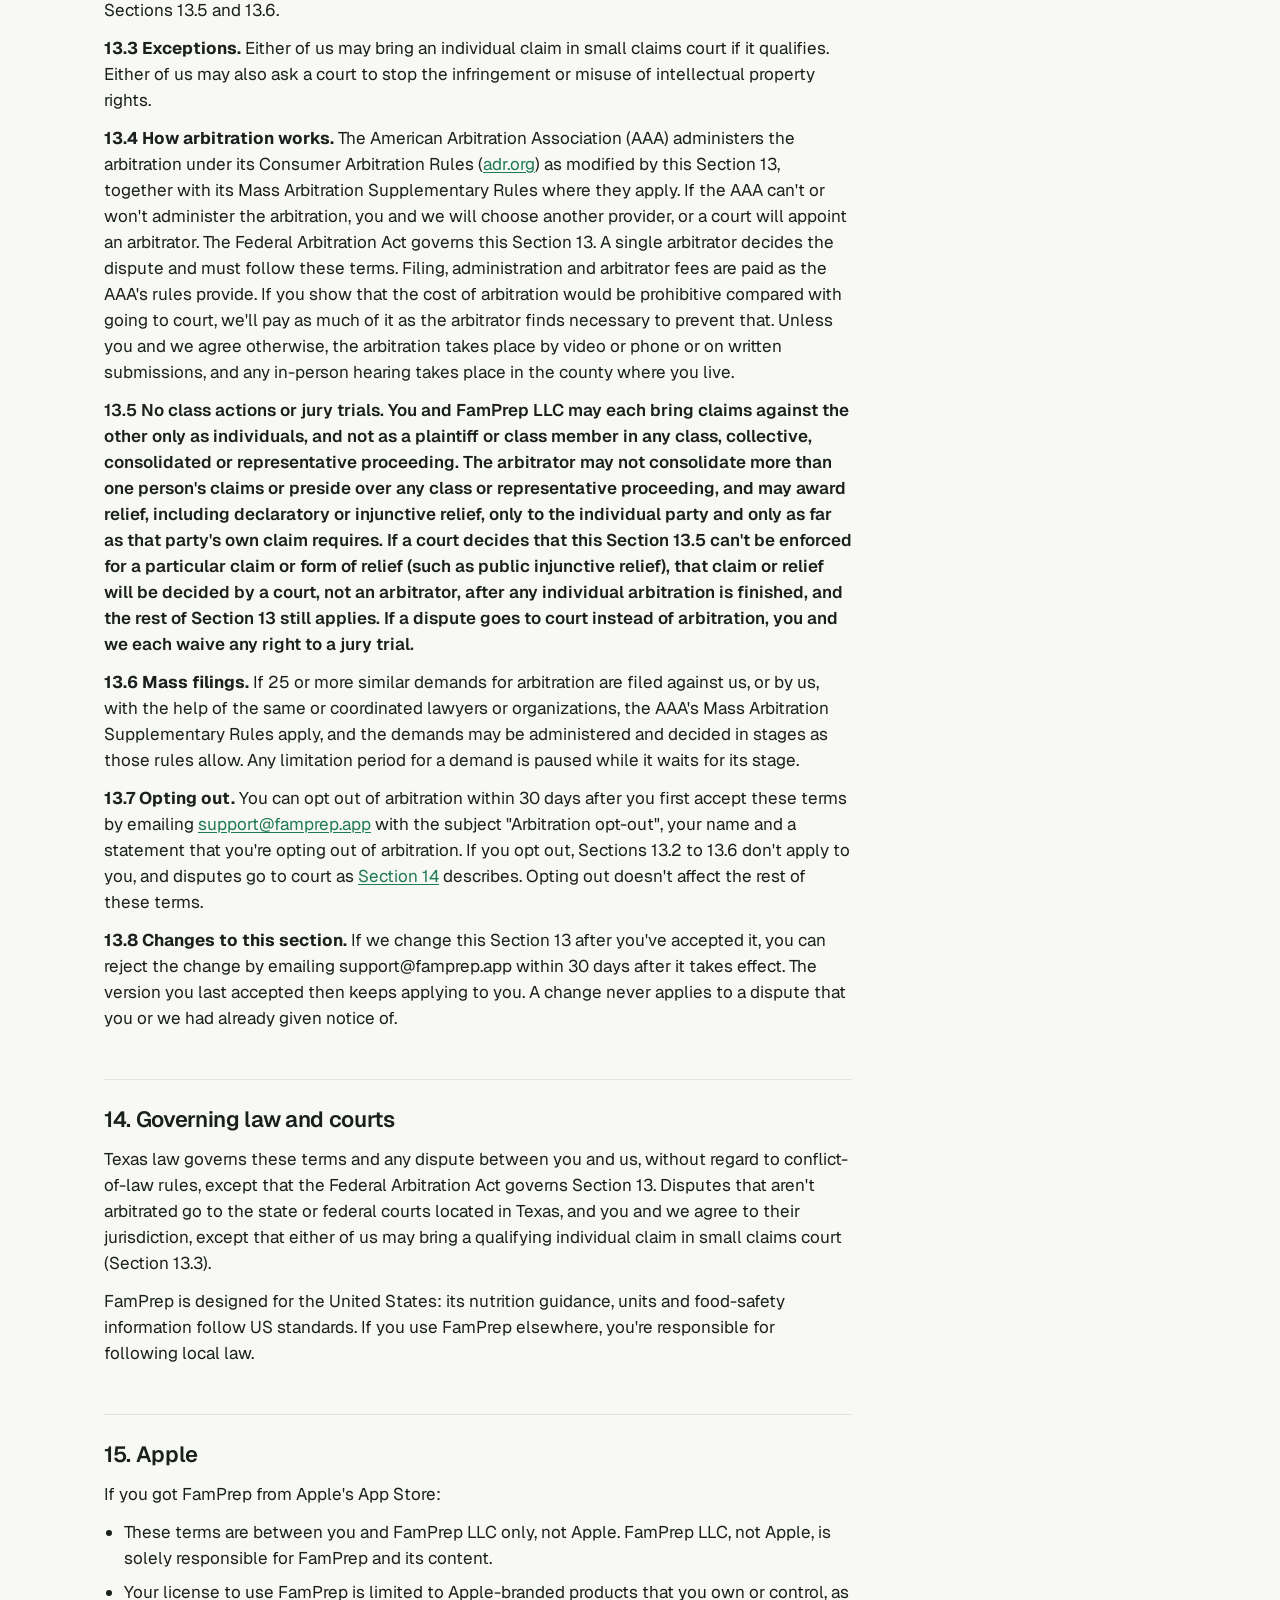
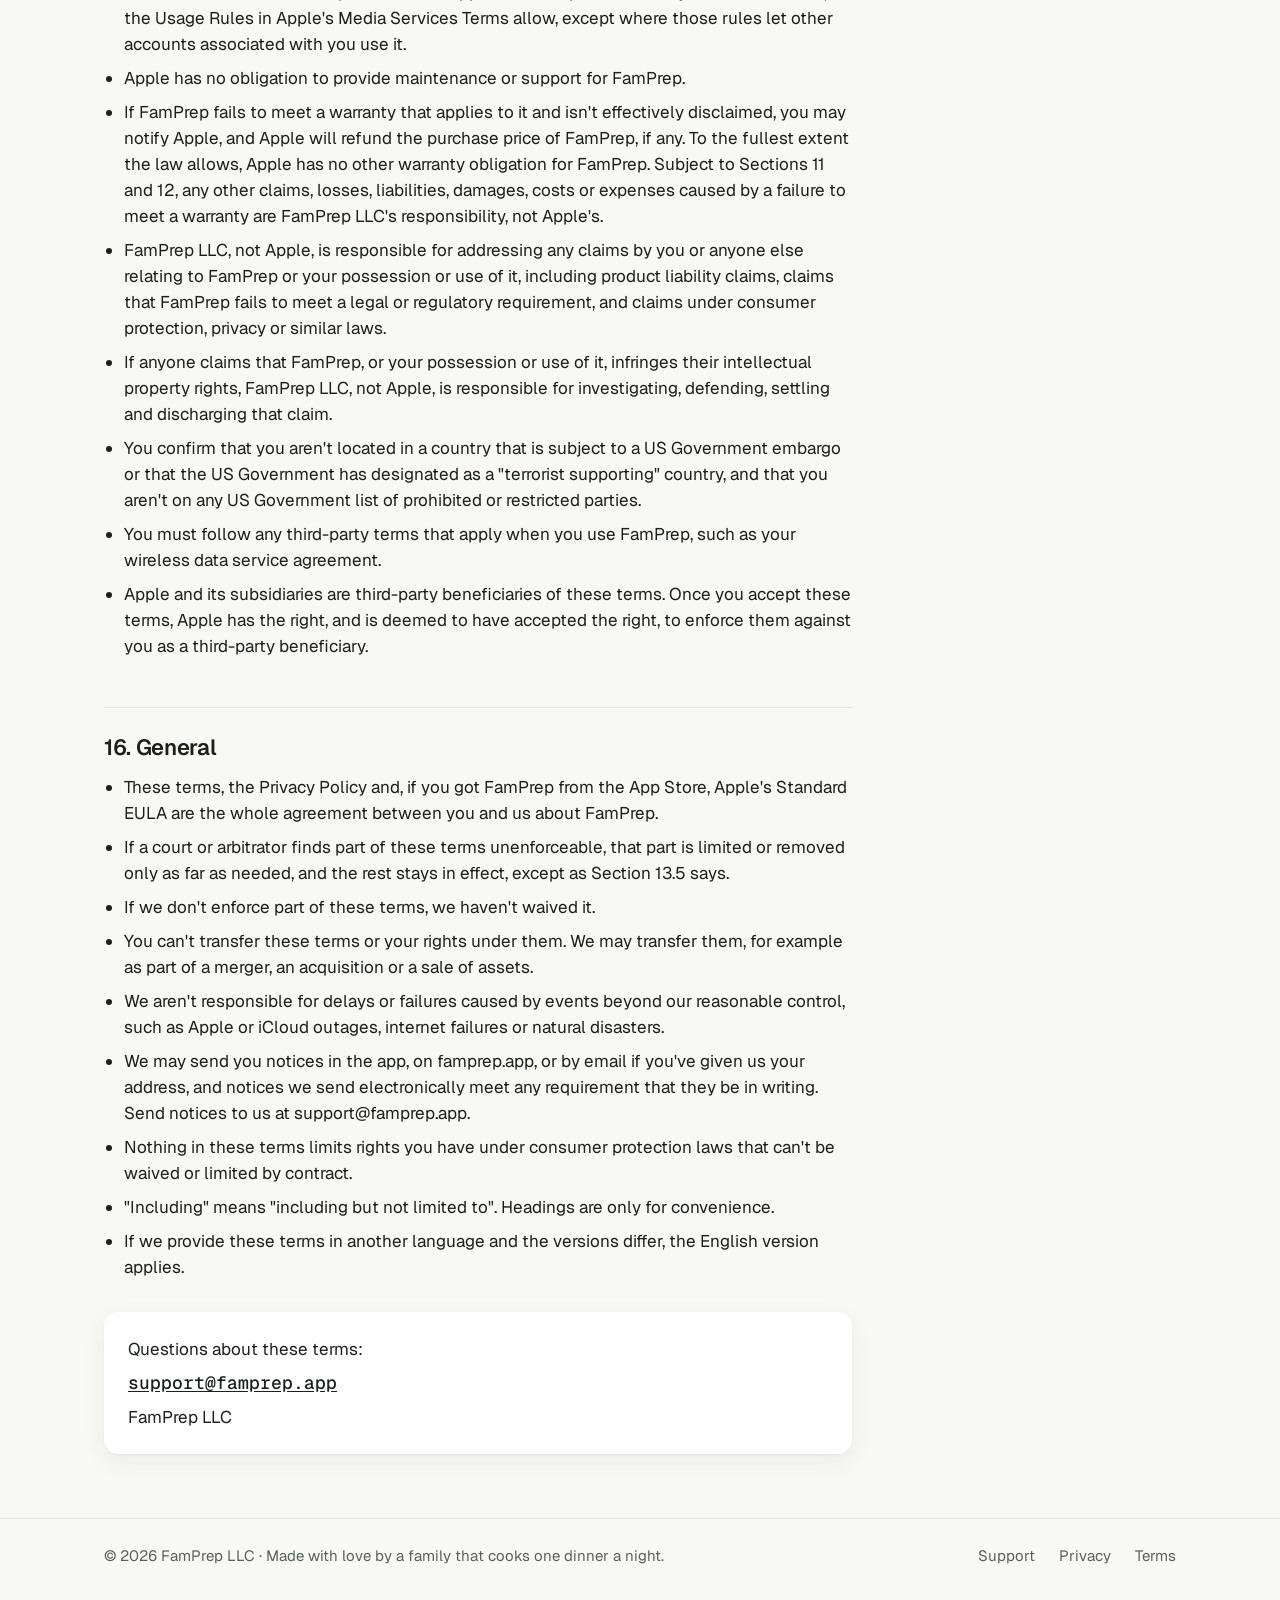
<file: terms.html>
<!doctype html>
<html lang="en">
<head>
<meta charset="utf-8">
<meta name="viewport" content="width=device-width, initial-scale=1">
<title>Terms of Use · FamPrep</title>
<meta name="description" content="The terms for using the FamPrep iOS app and famprep.app: a meal planner, not medical advice; allergy filters and food safety; the FamPrep Family subscription; and how disputes are resolved.">
<meta name="theme-color" content="#f8f8f5">
<meta name="color-scheme" content="only light">
<link rel="canonical" href="https://famprep.app/terms">
<link rel="icon" href="favicon.ico?v=3" sizes="32x32 48x48">
<link rel="icon" href="favicon.svg?v=3" type="image/svg+xml">
<link rel="apple-touch-icon" href="apple-touch-icon.png?v=3">
<link rel="preconnect" href="https://fonts.googleapis.com">
<link rel="preconnect" href="https://fonts.gstatic.com" crossorigin>
<link rel="stylesheet" href="https://fonts.googleapis.com/css2?family=Geist:wght@400..700&family=Geist+Mono:wght@400..600&display=swap">
<link rel="stylesheet" href="site.css?v=1">
<style>
  .callout { margin-top: var(--space-8); padding: var(--space-6); background: var(--tile); border-radius: var(--radius-lg); box-shadow: var(--shadow-lift); }
  .callout h2 { margin: 0 0 var(--space-3); padding: 0; border: 0; }
  .doc .conspicuous { font-weight: 600; }
  .toc { margin-top: var(--space-8); }
  .toc ol { margin: var(--space-3) 0 0; padding-left: 1.6em; columns: 2; column-gap: var(--space-8); }
  .toc li { break-inside: avoid; }
  .toc li + li { margin-top: var(--space-1); }
  @media (max-width: 640px) { .toc ol { columns: 1; } }
</style>
</head>
<body>
<!-- Source: docs/terms-of-use.md. Change both together, and change "Last updated" with every edit. -->
<a class="skip" href="#main">Skip to the terms</a>
<header class="siteheader">
  <div class="wrap">
    <a class="brand" href="/"><img src="apple-touch-icon.png?v=3" width="30" height="30" alt="">FamPrep</a>
    <nav aria-label="Site">
      <a href="/support">Support</a>
      <a href="/privacy">Privacy</a>
      <a class="btn btn-sm" href="/#join">Join the beta</a>
    </nav>
  </div>
</header>

<main class="wrap" id="main">
  <article class="doc">
    <p class="label">Terms</p>
    <h1>FamPrep Terms of Use</h1>
    <p class="meta">Last updated: November 25, 2026 · Applies to the FamPrep iOS app and famprep.app</p>
    <p class="lede">These terms are an agreement between you and FamPrep LLC ("FamPrep", "we", "us") about the FamPrep app and the famprep.app website. By using FamPrep, you agree to them.</p>
    <p>Our <a href="/privacy">Privacy Policy</a> explains how FamPrep handles your family's information. If you don't agree to these terms, don't use FamPrep.</p>
    <p class="conspicuous">Please read <a href="#s13">Section 13</a> carefully. Unless you opt out, it requires you and us to resolve most disputes through binding individual arbitration instead of in court, and it waives class actions and jury trials.</p>

    <section class="callout" aria-labelledby="important">
      <h2 id="important">The most important parts</h2>
      <ul>
        <li><strong>FamPrep is a meal planner, not medical advice.</strong> Check with a doctor before you change how anyone eats, especially for pregnancy, a medical condition, an eating disorder or a food allergy (<a href="#s4">Section 4</a>).</li>
        <li><strong>Allergy filters work on FamPrep's ingredient list, not on the products you buy.</strong> Always read labels (<a href="#s5">Section 5</a>).</li>
        <li><strong>You're in charge of cooking safely</strong> (<a href="#s6">Section 6</a>).</li>
        <li><strong>Subscriptions renew automatically through Apple until you cancel</strong> (<a href="#s8">Section 8</a>).</li>
        <li><strong>Disputes go to individual arbitration unless you opt out</strong> (<a href="#s13">Section 13</a>).</li>
      </ul>
    </section>

    <nav class="toc" aria-labelledby="contents">
      <p class="label" id="contents">Contents</p>
      <ol>
        <li><a href="#s1">Who can use FamPrep</a></li>
        <li><a href="#s2">Your license to use FamPrep</a></li>
        <li><a href="#s3">Your household, sharing and data</a></li>
        <li><a href="#s4">FamPrep is a planner, not medical advice</a></li>
        <li><a href="#s5">Allergies and food restrictions</a></li>
        <li><a href="#s6">Cooking and food safety</a></li>
        <li><a href="#s7">Grocery lists and other companies' services</a></li>
        <li><a href="#s8">FamPrep Family subscription</a></li>
        <li><a href="#s9">Changes to FamPrep and to these terms</a></li>
        <li><a href="#s10">Ending these terms</a></li>
        <li><a href="#s11">Disclaimer of warranties</a></li>
        <li><a href="#s12">Limitation of liability and indemnity</a></li>
        <li><a href="#s13">Resolving disputes</a></li>
        <li><a href="#s14">Governing law and courts</a></li>
        <li><a href="#s15">Apple</a></li>
        <li><a href="#s16">General</a></li>
      </ol>
    </nav>

    <h2 id="s1">1. Who can use FamPrep</h2>
    <ul>
      <li>You must be at least 18 years old (or the age of majority where you live, if that's older) and able to enter into this agreement.</li>
      <li>Children can't have their own FamPrep accounts or use FamPrep on their own. A parent or legal guardian may add a child's profile to a household. By adding a child, you confirm that you're the child's parent or legal guardian, or that you have their permission.</li>
      <li>When you enter another adult's details, such as their height, weight or goals, you confirm that they're happy for you to do so. Each adult who uses FamPrep, including one who joins your household through an invitation, agrees to these terms for their own use.</li>
      <li>You're responsible for keeping the information you enter accurate and up to date, including every allergy and restriction.</li>
    </ul>

    <h2 id="s2">2. Your license to use FamPrep</h2>
    <p>We give you a personal, limited, non-exclusive, non-transferable and revocable license to use FamPrep on Apple devices you own or control, for your own household's non-commercial use, as these terms and the Usage Rules in Apple's Media Services Terms allow.</p>
    <p>If you got FamPrep from the App Store, Apple's <a href="https://www.apple.com/legal/internet-services/itunes/dev/stdeula/">Licensed Application End User License Agreement</a> (the "Standard EULA") also applies. These terms add to it. Where the two cover the same subject differently, these terms apply as far as the law and the Standard EULA allow.</p>
    <p>FamPrep LLC and its licensors own FamPrep, including its software, recipes, photos, text, design and nutrition calculations. FamPrep's nutrition data comes from USDA FoodData Central. Apart from the license above, these terms give you no rights in FamPrep.</p>
    <p>You agree not to:</p>
    <ul>
      <li>copy, sell, publish or redistribute FamPrep's recipes, photos or other content, except to share your own grocery lists, plans and plates with family and friends;</li>
      <li>scrape, extract or bulk-export FamPrep's content, or use it to build a competing product or to train artificial intelligence models;</li>
      <li>decompile, reverse engineer or modify the app, except where the law allows it despite this restriction;</li>
      <li>get around FamPrep's subscription checks, or share paid features outside your household;</li>
      <li>use FamPrep to provide services to others, such as meal plans for clients, without our written permission; or</li>
      <li>use FamPrep in a way that breaks the law, infringes anyone's rights or interferes with FamPrep.</li>
    </ul>

    <h2 id="s3">3. Your household, sharing and data</h2>
    <ul>
      <li><strong>Your data stays with you.</strong> FamPrep keeps your household's information on your devices and, if you use iCloud, in your iCloud account (see the <a href="/privacy">Privacy Policy</a>). We don't have a copy, so we can't restore anything that's lost or deleted. You're responsible for your devices, your Apple ID and your backups.</li>
      <li><strong>Sharing.</strong> An adult you invite through <span class="ui">Household → Sharing</span> sees the household, its members, plans and grocery list, and can make changes if you allow it. Only invite people you trust. <span class="ui">Only me</span> hides an adult's measurements, goals and numbers in FamPrep on the other adult's phone. Their profile still syncs to that phone, because FamPrep needs it to size the household's plates, so <span class="ui">Only me</span> isn't a security control against someone who can get to the data on that phone.</li>
      <li><strong>Deleting.</strong> <span class="ui">Reset FamPrep</span> deletes the household from your phone and from iCloud, for everyone you share it with. It can't be undone.</li>
      <li><strong>Your content.</strong> Ratings and anything else you enter are yours, and you're responsible for them. Anything you export or share goes wherever you send it.</li>
      <li><strong>Feedback.</strong> If you send us ideas, suggestions or recipes, we may use them for any purpose without paying or crediting you. Please don't include health details about your family that we don't need.</li>
    </ul>

    <h2 id="s4">4. FamPrep is a planner, not medical advice</h2>
    <p>FamPrep estimates calorie and nutrient targets from the information you enter and from published federal and pediatric nutrition guidance. It calculates each plate's nutrition from USDA data and the recipe's amounts. <span class="ui">Household → About</span> lists the sources.</p>
    <p>These numbers are general estimates, not a personal assessment. People's needs vary, and real nutrition varies with the brands you buy, how you cook and how you measure. Hand portions are approximate.</p>
    <p>FamPrep isn't medical advice and isn't a medical device. It doesn't diagnose, treat, cure or prevent any disease or condition. It doesn't replace a doctor, registered dietitian or other health professional, and using it doesn't create a professional relationship with anyone.</p>
    <p>Talk to a doctor before you change how you or your family eat. This matters most if anyone in your household:</p>
    <ul>
      <li>is pregnant or breastfeeding;</li>
      <li>has a medical condition such as diabetes, kidney disease, heart disease or high blood pressure;</li>
      <li>takes medicine that affects appetite, blood sugar or weight, such as insulin or a GLP-1 medicine;</li>
      <li>has or has had an eating disorder;</li>
      <li>is a child whose growth or weight concerns you or their doctor; or</li>
      <li>has a food allergy, celiac disease or another condition that limits what they can eat.</li>
    </ul>
    <p>Goals such as losing or gaining weight are each adult's own choice, and they aren't right for everyone. FamPrep plans children's plates for healthy growth, using pediatric guidance.</p>
    <p>Stop following a plan and get medical advice if anyone feels unwell on it. Never ignore or delay professional advice because of something in FamPrep. <strong>If you think someone is having an allergic reaction or another medical emergency, call 911 or your local emergency number right away.</strong></p>

    <h2 id="s5">5. Allergies and food restrictions</h2>
    <p><strong>How the filter works.</strong> When you set an allergy or restriction for someone, FamPrep won't plan recipes that need an ingredient tagged with it. If such an ingredient is only in an optional part of a recipe, such as a topping or garnish, FamPrep may still plan the recipe and leave that part off that person's plate. That food will still be in your kitchen and on other plates, so take care to avoid cross-contact, or mark the recipe <span class="ui">Not for us</span> in Recipes so FamPrep doesn't suggest it.</p>
    <p><strong>What the filter can't know.</strong> The filter works on FamPrep's own list of generic ingredients, such as "chicken broth" or "tortillas", not on the products you buy. Brands differ, manufacturers change their recipes, and a product can contain allergens that its name doesn't suggest, or come into contact with them where it's made. Our ingredient data can also contain mistakes.</p>
    <p><strong>What you need to do:</strong></p>
    <ul>
      <li>Add every allergy and restriction for every person, and keep them current.</li>
      <li>Read the label of every product you buy and serve, every time.</li>
      <li>Prepare, cook and serve food in a way that avoids cross-contact.</li>
      <li>Follow the advice of the person's doctor or allergist.</li>
    </ul>
    <p>FamPrep must not be the only safeguard for anyone with a severe food allergy, celiac disease or any other condition where a mistake could cause serious harm. Dislikes are preferences, not safety filters. If you find a mistake in our ingredient data, please tell us at <a href="mailto:support@famprep.app">support@famprep.app</a>.</p>

    <h2 id="s6">6. Cooking and food safety</h2>
    <ul>
      <li>Recipes, steps, times, temperatures, yields, cooked weights and leftover suggestions are guidance. Results vary with your stove, pans and ingredients, and new recipes may not have been tested in many kitchens yet.</li>
      <li>Cook meat, poultry, seafood and eggs to a safe internal temperature, checked with a food thermometer. FamPrep shows USDA's safe temperatures for many dishes; for anything else, see <a href="https://www.foodsafety.gov">FoodSafety.gov</a>.</li>
      <li>Follow safe food handling: wash your hands and surfaces, keep raw meat away from ready-to-eat food, and chill leftovers promptly. When in doubt, throw it out.</li>
      <li>Cooking involves knives, heat, hot surfaces and appliances. Take care, follow your equipment's instructions and supervise children in the kitchen.</li>
      <li>Recipe photos are illustrations. Your dinner may look different.</li>
    </ul>
    <p>You're responsible for how you buy, store, prepare and serve food.</p>

    <h2 id="s7">7. Grocery lists and other companies' services</h2>
    <p>Grocery amounts, package sizes and pantry suggestions are estimates, so check them before you shop and cook. We aren't responsible for what stores charge, stock or substitute.</p>
    <p>FamPrep works with services from other companies, such as Apple's App Store, iCloud, Reminders and TestFlight, and with the apps you share to. Their own terms and privacy policies apply, and you agree to follow the terms that apply when you use them with FamPrep. We don't control those services and aren't responsible for them.</p>

    <h2 id="s8">8. FamPrep Family subscription</h2>
    <ul>
      <li><strong>What's free.</strong> Some of FamPrep is free. Other features need a FamPrep Family subscription, or a free trial of it when one is offered. We may change which features are free and which need a subscription.</li>
      <li><strong>One subscription per household.</strong> FamPrep Family covers your FamPrep household: everyone in it, and the adults who join it through <span class="ui">Household → Sharing</span>. It's shared through FamPrep's household sharing, not Apple Family Sharing. Paid features end for the whole household after the subscriber's subscription ends, and for an invited adult after the household is no longer shared with them.</li>
      <li><strong>Paying.</strong> You buy FamPrep Family in the app, through Apple. Apple charges your Apple account and processes the payment under its own terms. The price and billing period are shown before you buy.</li>
      <li><strong>Free trials.</strong> If you start a free trial, its length is shown before you start. Unless you cancel at least 24 hours before it ends, it becomes a paid subscription and Apple charges you.</li>
      <li><strong>Automatic renewal.</strong> Your subscription renews automatically for the same period at the then-current price unless you cancel at least 24 hours before the current period ends. Apple charges you within the 24 hours before the period ends.</li>
      <li><strong>Cancelling.</strong> Cancel any time in your iPhone's <span class="ui">Settings → your name → Subscriptions</span>. Deleting the app doesn't cancel a subscription. After you cancel, you keep FamPrep Family until the end of the period you paid for.</li>
      <li><strong>Refunds.</strong> Apple handles refunds under its own policies (<a href="https://reportaproblem.apple.com">reportaproblem.apple.com</a>). We can't issue refunds or see your payment details. Except where the law requires otherwise, we don't give refunds or credits for partial periods.</li>
      <li><strong>Price changes.</strong> We may change the price. Apple tells subscribers before a price increase applies to them and, where required, asks for their consent. If you don't want to pay the new price, cancel before it takes effect.</li>
      <li><strong>When a subscription ends.</strong> Paid features lock, but your household's information stays on your devices, and you can subscribe again at any time.</li>
      <li><strong>Beta versions.</strong> Test versions, such as TestFlight builds, may have bugs, may lose data, and may change or stop at any time. Features that are free during a beta may need a subscription later. Apple's TestFlight terms also apply.</li>
    </ul>

    <h2 id="s9">9. Changes to FamPrep and to these terms</h2>
    <p>We may add, change, suspend or remove features, or stop offering FamPrep, at any time.</p>
    <p>We may update these terms. We'll post the new version at famprep.app/terms and change the "Last updated" date. If a change is significant, we'll also tell you in a reasonable way, such as in the app, before it takes effect. If you keep using FamPrep after a change takes effect, the new terms apply to you. If you don't agree, stop using FamPrep and cancel your subscription. Changes to <a href="#s13">Section 13</a> follow Section 13.8.</p>

    <h2 id="s10">10. Ending these terms</h2>
    <p>You can stop using FamPrep at any time by deleting the app, but deleting it doesn't cancel a subscription (<a href="#s8">Section 8</a>). We may end your license if you break these terms or if the law requires us to. Every part of these terms that by its nature should continue after they end, including Sections 3 to 7 and 10 to 16, continues to apply.</p>

    <h2 id="s11">11. Disclaimer of warranties</h2>
    <p class="conspicuous">To the fullest extent the law allows, FamPrep is provided "as is" and "as available", with all faults and without warranties of any kind. FamPrep LLC disclaims all warranties and conditions, whether express, implied or statutory, including warranties of merchantability, fitness for a particular purpose, title, quiet enjoyment and non-infringement, and any warranty arising from a course of dealing or usage of trade. We don't promise that FamPrep will be accurate, complete, uninterrupted, secure or free of errors; that its targets, plates, nutrition numbers, allergy filters, recipes, food-safety information or grocery amounts will be correct, complete or right for you; or that your data will sync or be kept. You use FamPrep at your own risk.</p>

    <h2 id="s12">12. Limitation of liability and indemnity</h2>
    <p class="conspicuous">To the fullest extent the law allows, FamPrep LLC and its members, managers, employees, contractors and licensors (the "FamPrep parties") won't be liable for any indirect, incidental, special, consequential, exemplary or punitive damages, or for any loss of profits, revenue, data, use or goodwill, arising out of or relating to FamPrep or these terms, even if we were told they were possible. The FamPrep parties' total liability for all claims arising out of or relating to FamPrep or these terms is limited to the greater of the amount you paid for FamPrep in the 12 months before the event that gave rise to the claim, or US$50.</p>
    <p class="conspicuous">These limits apply under every legal theory, whether contract, warranty, tort, product liability, strict liability or any other, including claims based on the FamPrep parties' own negligence, and even if a limited remedy fails of its essential purpose. They don't limit liability for fraud, gross negligence or willful misconduct, or any other liability that the law doesn't allow to be limited.</p>
    <p><strong>Indemnity.</strong> To the extent the law allows, you'll defend, indemnify and hold harmless the FamPrep parties from claims, losses and costs, including reasonable attorneys' fees, brought by others that arise from your breach of these terms, your misuse of FamPrep, or your violation of the law or of someone else's rights. This doesn't apply to the extent a claim results from the FamPrep parties' own negligence or misconduct.</p>

    <h2 id="s13">13. Resolving disputes: arbitration and class action waiver</h2>
    <p><strong>13.1 Contact us first.</strong> Most problems can be fixed with an email. Before starting an arbitration or a court case, you and we each agree to try to resolve the dispute informally for at least 60 days. Send your notice to <a href="mailto:support@famprep.app?subject=Legal%20notice">support@famprep.app</a> with "Legal notice" in the subject line, your name, a description of the dispute and what you'd like us to do. We'll send ours to the contact details you've given us.</p>
    <p><strong>13.2 Agreement to arbitrate.</strong> If the dispute isn't resolved within 60 days, you and FamPrep LLC agree to resolve any dispute, claim or controversy arising out of or relating to FamPrep, these terms or your relationship with us through final and binding individual arbitration, except as Section 13.3 allows. This covers claims based on contract, tort, statute, fraud, misrepresentation or any other legal theory, including claims that arose before you accepted these terms. The arbitrator decides all questions about the dispute, including the scope, interpretation and enforceability of this Section 13, except that a court decides disputes about Sections 13.5 and 13.6.</p>
    <p><strong>13.3 Exceptions.</strong> Either of us may bring an individual claim in small claims court if it qualifies. Either of us may also ask a court to stop the infringement or misuse of intellectual property rights.</p>
    <p><strong>13.4 How arbitration works.</strong> The American Arbitration Association (AAA) administers the arbitration under its Consumer Arbitration Rules (<a href="https://www.adr.org">adr.org</a>) as modified by this Section 13, together with its Mass Arbitration Supplementary Rules where they apply. If the AAA can't or won't administer the arbitration, you and we will choose another provider, or a court will appoint an arbitrator. The Federal Arbitration Act governs this Section 13. A single arbitrator decides the dispute and must follow these terms. Filing, administration and arbitrator fees are paid as the AAA's rules provide. If you show that the cost of arbitration would be prohibitive compared with going to court, we'll pay as much of it as the arbitrator finds necessary to prevent that. Unless you and we agree otherwise, the arbitration takes place by video or phone or on written submissions, and any in-person hearing takes place in the county where you live.</p>
    <p class="conspicuous">13.5 No class actions or jury trials. You and FamPrep LLC may each bring claims against the other only as individuals, and not as a plaintiff or class member in any class, collective, consolidated or representative proceeding. The arbitrator may not consolidate more than one person's claims or preside over any class or representative proceeding, and may award relief, including declaratory or injunctive relief, only to the individual party and only as far as that party's own claim requires. If a court decides that this Section 13.5 can't be enforced for a particular claim or form of relief (such as public injunctive relief), that claim or relief will be decided by a court, not an arbitrator, after any individual arbitration is finished, and the rest of Section 13 still applies. If a dispute goes to court instead of arbitration, you and we each waive any right to a jury trial.</p>
    <p><strong>13.6 Mass filings.</strong> If 25 or more similar demands for arbitration are filed against us, or by us, with the help of the same or coordinated lawyers or organizations, the AAA's Mass Arbitration Supplementary Rules apply, and the demands may be administered and decided in stages as those rules allow. Any limitation period for a demand is paused while it waits for its stage.</p>
    <p><strong>13.7 Opting out.</strong> You can opt out of arbitration within 30 days after you first accept these terms by emailing <a href="mailto:support@famprep.app?subject=Arbitration%20opt-out">support@famprep.app</a> with the subject "Arbitration opt-out", your name and a statement that you're opting out of arbitration. If you opt out, Sections 13.2 to 13.6 don't apply to you, and disputes go to court as <a href="#s14">Section 14</a> describes. Opting out doesn't affect the rest of these terms.</p>
    <p><strong>13.8 Changes to this section.</strong> If we change this Section 13 after you've accepted it, you can reject the change by emailing support@famprep.app within 30 days after it takes effect. The version you last accepted then keeps applying to you. A change never applies to a dispute that you or we had already given notice of.</p>

    <h2 id="s14">14. Governing law and courts</h2>
    <p>Texas law governs these terms and any dispute between you and us, without regard to conflict-of-law rules, except that the Federal Arbitration Act governs Section 13. Disputes that aren't arbitrated go to the state or federal courts located in Texas, and you and we agree to their jurisdiction, except that either of us may bring a qualifying individual claim in small claims court (Section 13.3).</p>
    <p>FamPrep is designed for the United States: its nutrition guidance, units and food-safety information follow US standards. If you use FamPrep elsewhere, you're responsible for following local law.</p>

    <h2 id="s15">15. Apple</h2>
    <p>If you got FamPrep from Apple's App Store:</p>
    <ul>
      <li>These terms are between you and FamPrep LLC only, not Apple. FamPrep LLC, not Apple, is solely responsible for FamPrep and its content.</li>
      <li>Your license to use FamPrep is limited to Apple-branded products that you own or control, as the Usage Rules in Apple's Media Services Terms allow, except where those rules let other accounts associated with you use it.</li>
      <li>Apple has no obligation to provide maintenance or support for FamPrep.</li>
      <li>If FamPrep fails to meet a warranty that applies to it and isn't effectively disclaimed, you may notify Apple, and Apple will refund the purchase price of FamPrep, if any. To the fullest extent the law allows, Apple has no other warranty obligation for FamPrep. Subject to Sections 11 and 12, any other claims, losses, liabilities, damages, costs or expenses caused by a failure to meet a warranty are FamPrep LLC's responsibility, not Apple's.</li>
      <li>FamPrep LLC, not Apple, is responsible for addressing any claims by you or anyone else relating to FamPrep or your possession or use of it, including product liability claims, claims that FamPrep fails to meet a legal or regulatory requirement, and claims under consumer protection, privacy or similar laws.</li>
      <li>If anyone claims that FamPrep, or your possession or use of it, infringes their intellectual property rights, FamPrep LLC, not Apple, is responsible for investigating, defending, settling and discharging that claim.</li>
      <li>You confirm that you aren't located in a country that is subject to a US Government embargo or that the US Government has designated as a "terrorist supporting" country, and that you aren't on any US Government list of prohibited or restricted parties.</li>
      <li>You must follow any third-party terms that apply when you use FamPrep, such as your wireless data service agreement.</li>
      <li>Apple and its subsidiaries are third-party beneficiaries of these terms. Once you accept these terms, Apple has the right, and is deemed to have accepted the right, to enforce them against you as a third-party beneficiary.</li>
    </ul>

    <h2 id="s16">16. General</h2>
    <ul>
      <li>These terms, the Privacy Policy and, if you got FamPrep from the App Store, Apple's Standard EULA are the whole agreement between you and us about FamPrep.</li>
      <li>If a court or arbitrator finds part of these terms unenforceable, that part is limited or removed only as far as needed, and the rest stays in effect, except as Section 13.5 says.</li>
      <li>If we don't enforce part of these terms, we haven't waived it.</li>
      <li>You can't transfer these terms or your rights under them. We may transfer them, for example as part of a merger, an acquisition or a sale of assets.</li>
      <li>We aren't responsible for delays or failures caused by events beyond our reasonable control, such as Apple or iCloud outages, internet failures or natural disasters.</li>
      <li>We may send you notices in the app, on famprep.app, or by email if you've given us your address, and notices we send electronically meet any requirement that they be in writing. Send notices to us at support@famprep.app.</li>
      <li>Nothing in these terms limits rights you have under consumer protection laws that can't be waived or limited by contract.</li>
      <li>"Including" means "including but not limited to". Headings are only for convenience.</li>
      <li>If we provide these terms in another language and the versions differ, the English version applies.</li>
    </ul>

    <div class="contact">
      <p>Questions about these terms:</p>
      <p><a class="email" href="mailto:support@famprep.app">support@famprep.app</a></p>
      <p>FamPrep LLC</p>
    </div>
  </article>
</main>

<footer>
  <div class="wrap">
    <span>© 2026 FamPrep LLC · Made with love by a family that cooks one dinner a night.</span>
    <nav aria-label="Legal"><a href="/support">Support</a><a href="/privacy">Privacy</a><a href="/terms" aria-current="page">Terms</a></nav>
  </div>
</footer>
</body>
</html>
</file>
<file: site.css>
/* FamPrep brand tokens: a clean, well-lit kitchen. Source of truth: the FamPrep design system (docs/brand.md).
   The website is always daylight, whatever the device setting; the app follows the device.
   Shared by every page; page-specific styles stay in each page. */
:root {
  color-scheme: only light;
  --daylight: #f8f8f5; --tile: #ffffff; --counter: #efefea; --grout: #e3e4de; --stainless: #676e69;
  --slate: #59615c; --ink: #1a201d; --basil: #1e7a53; --basil-press: #17633f; --on-basil: #ffffff;
  --basil-tint: #e4f1ea; --error: #b3261e;
  --shadow-lift: 0 1px 2px rgba(26,32,29,.06), 0 8px 24px rgba(26,32,29,.06);
  --sans: "Geist", -apple-system, BlinkMacSystemFont, "Segoe UI", Roboto, sans-serif;
  --mono: "Geist Mono", ui-monospace, "SF Mono", Menlo, monospace;
  --space-1: 4px; --space-2: 8px; --space-3: 12px; --space-4: 16px; --space-6: 24px; --space-8: 32px;
  --space-12: 48px; --space-16: 64px; --space-24: 96px;
  --radius-sm: 4px; --radius-md: 8px; --radius-lg: 14px; --radius-full: 999px;
}
* { box-sizing: border-box; }
html { -webkit-text-size-adjust: 100%; }
body { margin: 0; background: var(--daylight); color: var(--ink); font: 17px/26px var(--sans); -webkit-font-smoothing: antialiased; }
h1, h2, h3, p { margin: 0; }
h1, h2, h3 { font-weight: 600; text-wrap: balance; }
a { color: inherit; }
:focus-visible { outline: 2px solid var(--basil); outline-offset: 2px; border-radius: 4px; }
.wrap { max-width: 1120px; margin: 0 auto; padding: 0 var(--space-6); }
.label { font-family: var(--mono); font-size: 12px; line-height: 16px; font-weight: 500; letter-spacing: .08em; text-transform: uppercase; color: var(--slate); }

.skip { position: absolute; left: var(--space-4); top: -60px; background: var(--ink); color: var(--daylight); padding: var(--space-2) var(--space-4); border-radius: var(--radius-md); text-decoration: none; z-index: 2; }
.skip:focus { top: var(--space-3); }

/* SiteHeader */
.siteheader { border-bottom: 1px solid var(--grout); }
.siteheader .wrap { display: flex; align-items: center; justify-content: space-between; gap: var(--space-4); min-height: 68px; }
.brand { display: inline-flex; align-items: center; gap: var(--space-2); font-size: 20px; font-weight: 600; letter-spacing: -0.02em; text-decoration: none; }
.brand img { width: 30px; height: 30px; border-radius: 7px; box-shadow: 0 0 0 1px var(--grout); }
.siteheader nav { display: flex; align-items: center; gap: var(--space-6); }
.siteheader nav a:not(.btn) { color: var(--slate); text-decoration: none; font-size: 15px; }
.siteheader nav a:not(.btn):hover, .siteheader nav a[aria-current="page"] { color: var(--ink); }

/* Button */
.btn { display: inline-flex; align-items: center; justify-content: center; gap: var(--space-2); min-height: 48px; padding: 0 var(--space-6);
  border: 1px solid transparent; border-radius: var(--radius-md); font: inherit; font-size: 16px; font-weight: 600; cursor: pointer;
  text-decoration: none; white-space: nowrap; background: var(--basil); color: var(--on-basil); transition: background-color .15s ease-out; }
.btn:hover { background: var(--basil-press); }
.btn-sm { min-height: 36px; padding: 0 var(--space-4); font-size: 15px; }
.btn[aria-busy="true"] { cursor: progress; opacity: .75; }

/* Footer */
footer { border-top: 1px solid var(--grout); padding: var(--space-6) 0 var(--space-12); font-size: 15px; color: var(--slate); }
footer .wrap { display: flex; justify-content: space-between; gap: var(--space-3) var(--space-6); flex-wrap: wrap; }
footer nav { display: flex; gap: var(--space-6); }
footer nav a { text-decoration: none; }
footer nav a:hover { color: var(--ink); text-decoration: underline; }

/* Document pages (privacy, support): one readable column */
.doc { max-width: 68ch; padding: var(--space-12) 0 var(--space-16); }
.doc h1 { font-size: clamp(34px, 4.4vw, 46px); line-height: 1.08; letter-spacing: -0.03em; margin: var(--space-3) 0 var(--space-4); }
.doc .meta { color: var(--slate); font-size: 15px; }
.doc .lede { color: var(--slate); font-size: 19px; line-height: 29px; margin-top: var(--space-6); }
.doc h2 { font-size: 22px; line-height: 30px; letter-spacing: -0.015em; margin: var(--space-12) 0 var(--space-3); padding-top: var(--space-6); border-top: 1px solid var(--grout); }
.doc h3 { font-size: 18px; line-height: 26px; margin: var(--space-6) 0 var(--space-2); }
.doc p + p, .doc p + ul, .doc ul + p { margin-top: var(--space-3); }
.doc ul { margin: var(--space-3) 0 0; padding-left: 1.2em; }
.doc li + li { margin-top: var(--space-2); }
.doc a { color: var(--basil); text-underline-offset: 2px; }
.doc a:hover { color: var(--basil-press); }
.doc .ui { font-weight: 600; }
.contact { margin-top: var(--space-8); padding: var(--space-6); background: var(--tile); border-radius: var(--radius-lg); box-shadow: var(--shadow-lift); }
.contact p + p { margin-top: var(--space-2); }
.contact .email { font-family: var(--mono); font-size: 18px; font-weight: 500; color: var(--ink); }

@media (max-width: 640px) {
  .wrap { padding: 0 var(--space-4); }
  .siteheader nav a:not(.btn) { display: none; }
}
@media (prefers-reduced-motion: reduce) { .btn { transition: none; } }
</file>
